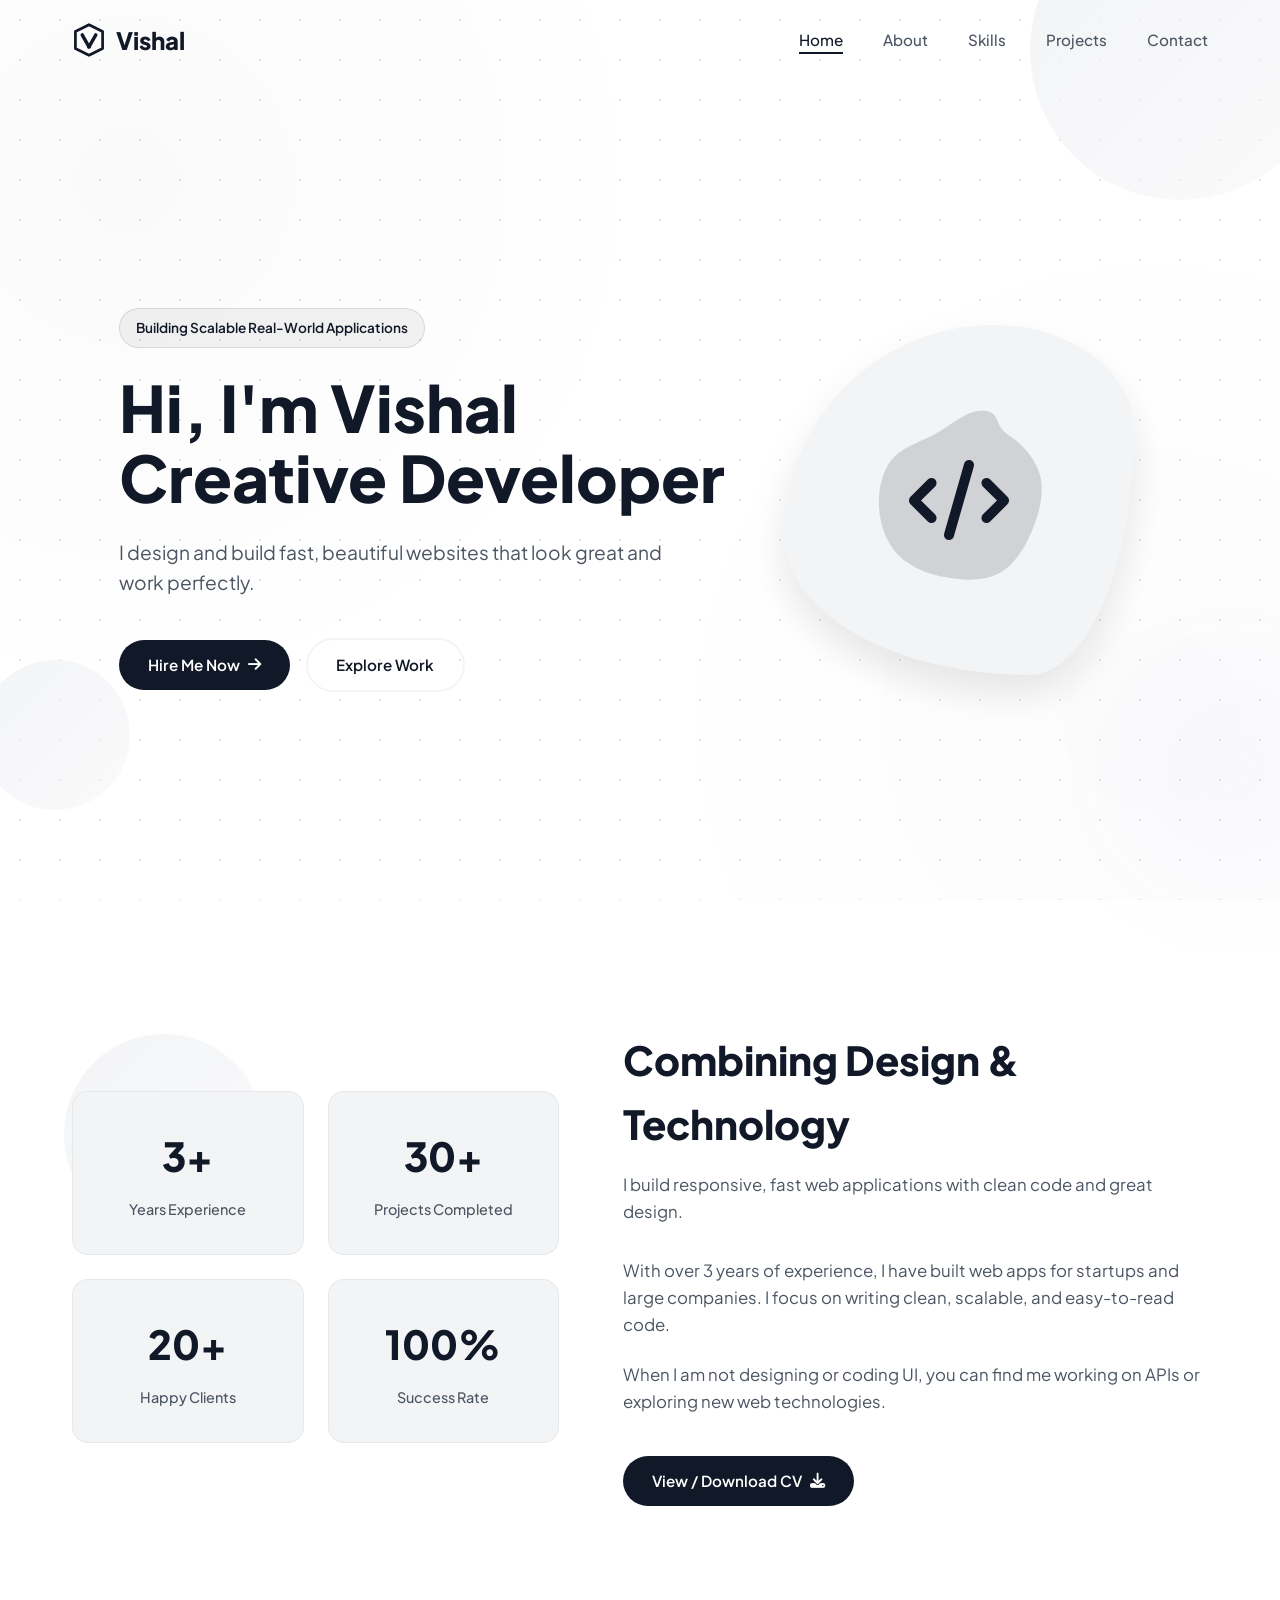
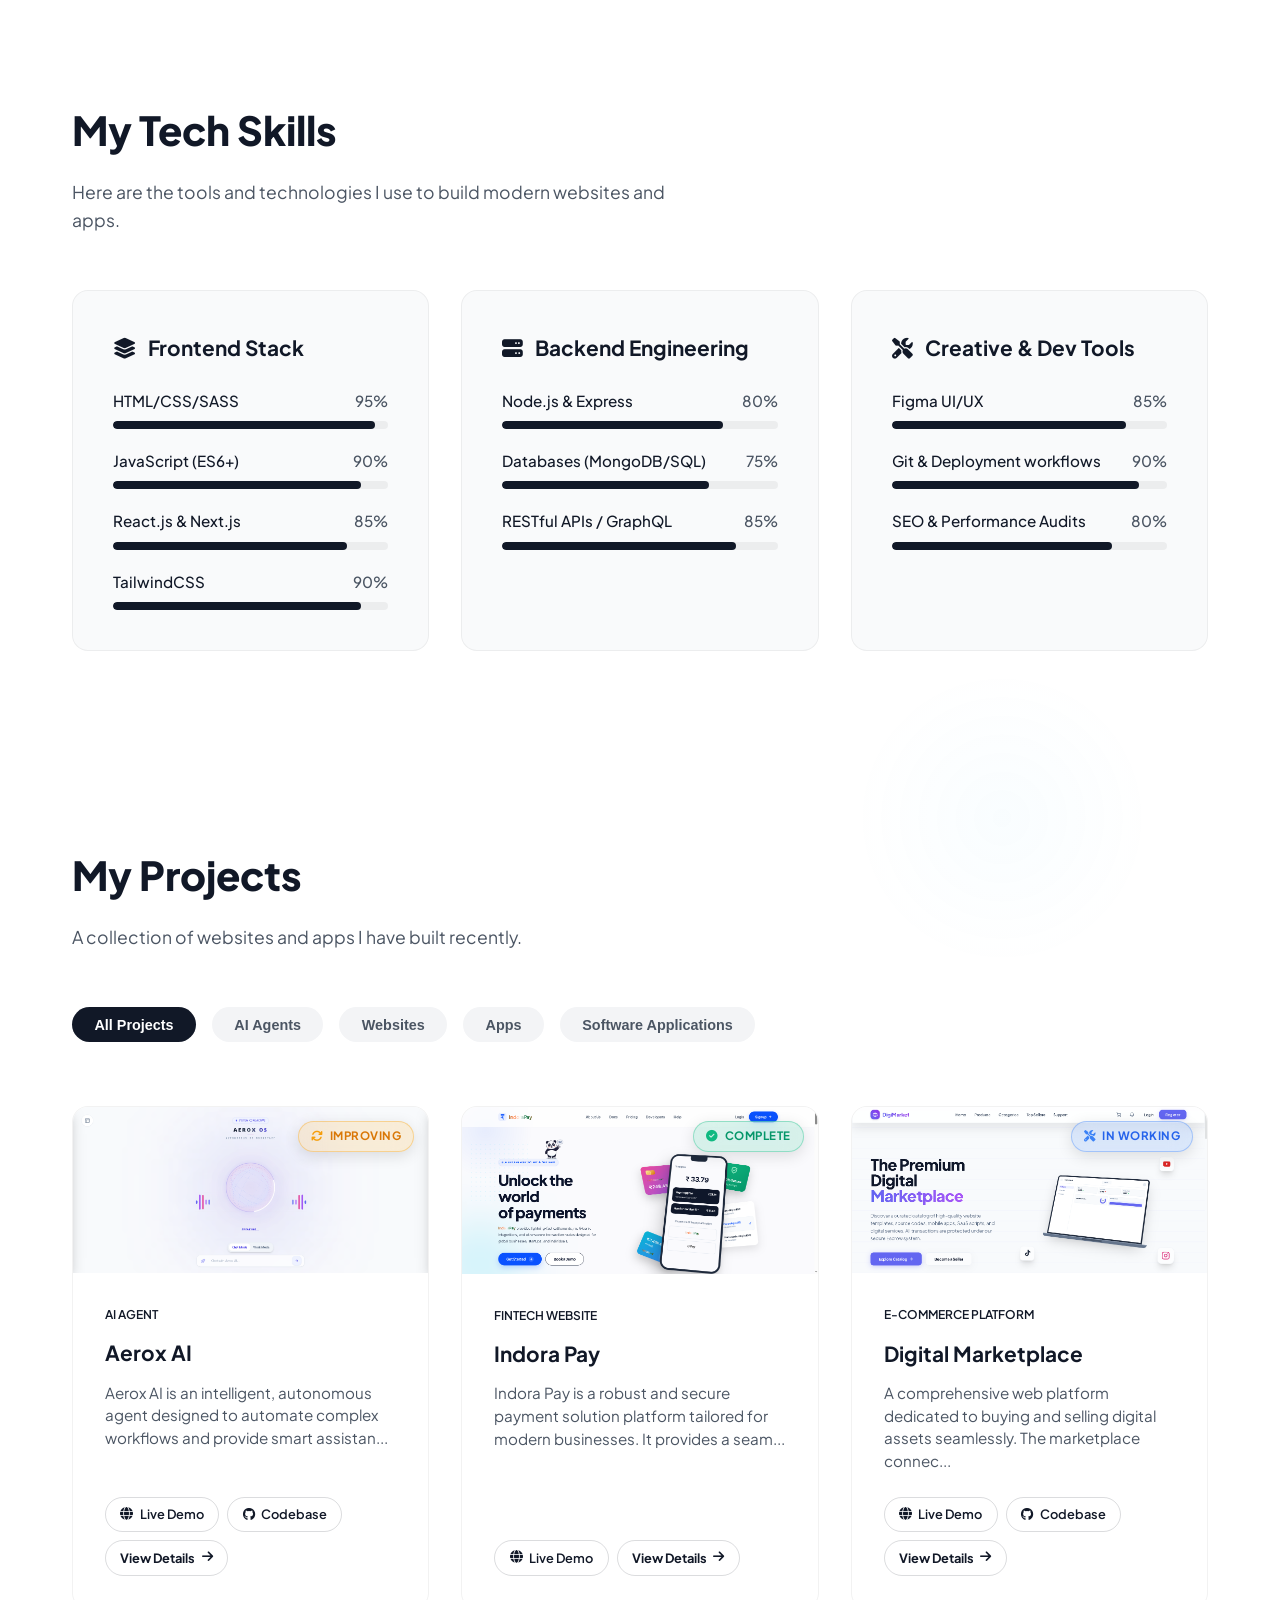
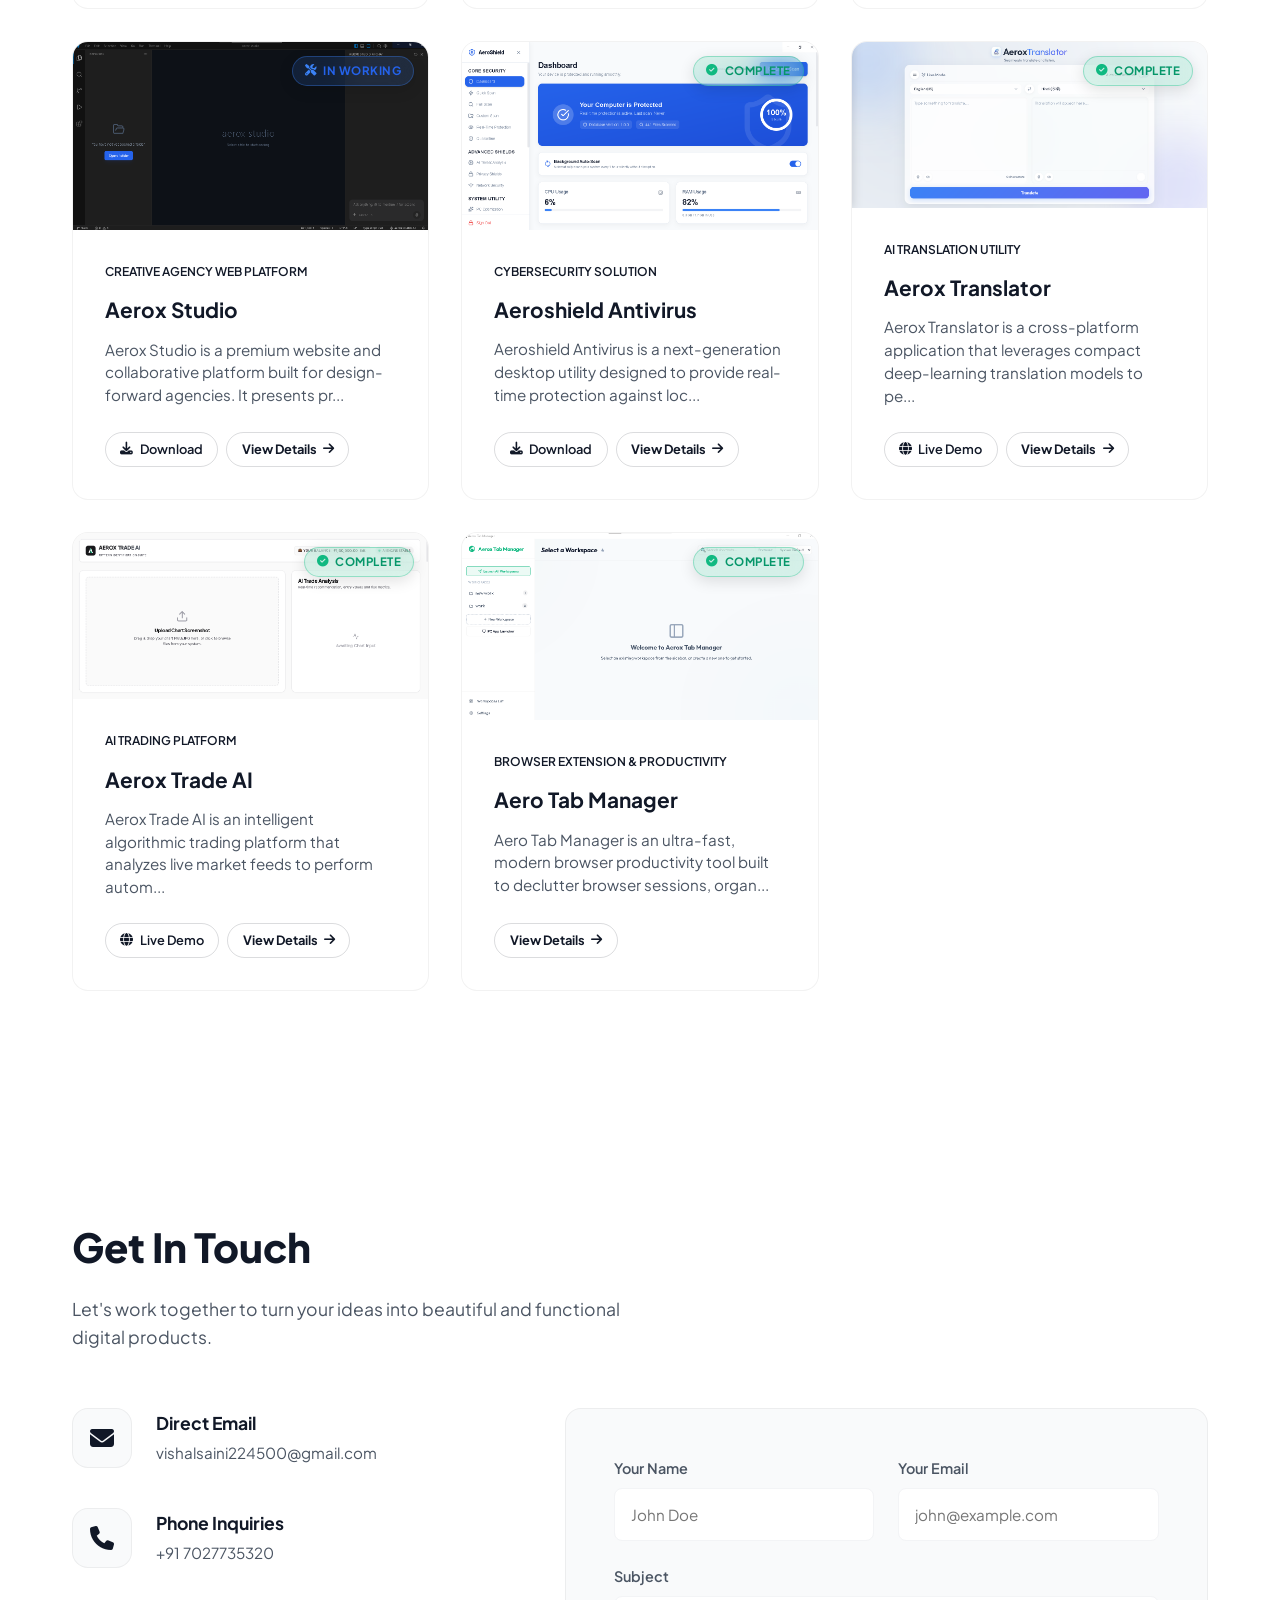
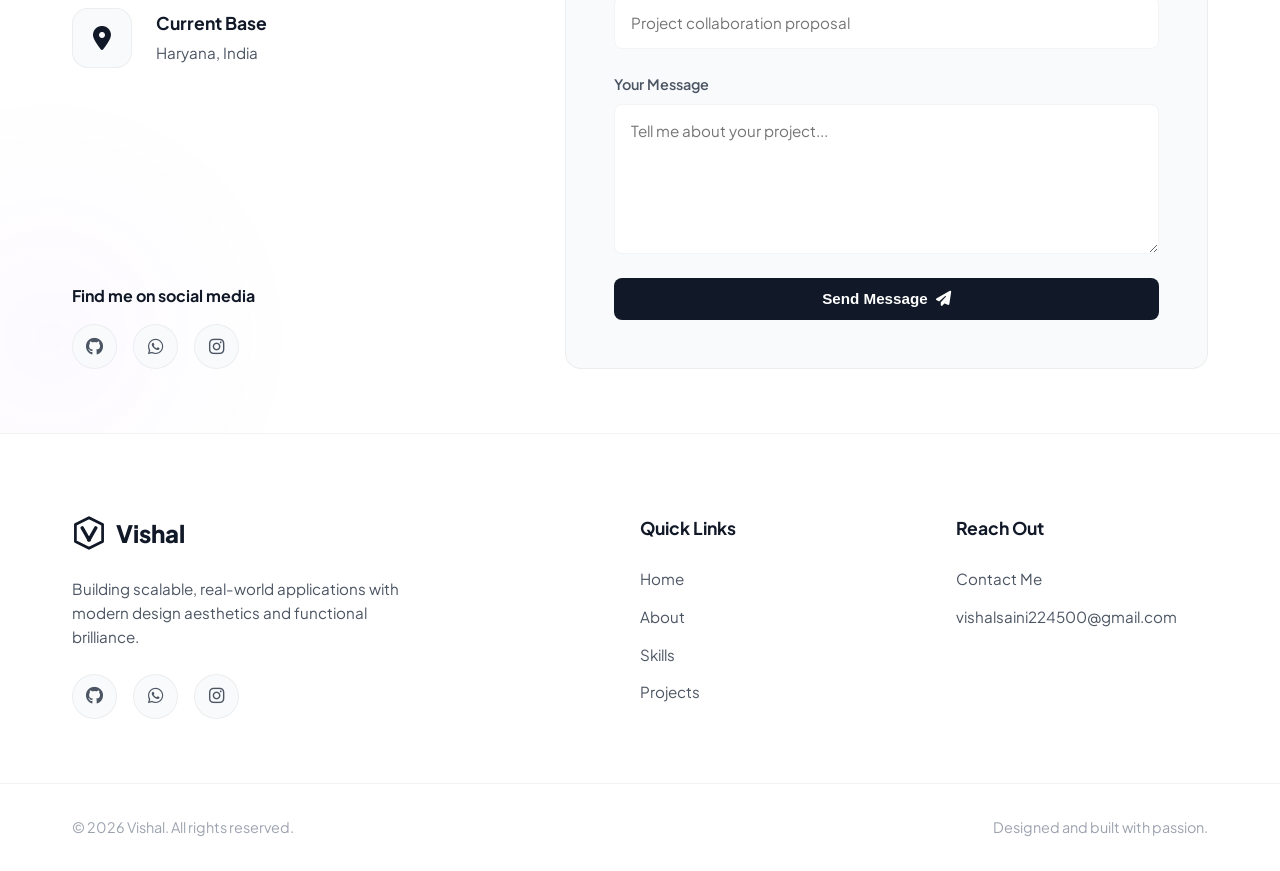
<file: index.html>
<!DOCTYPE html>
<html lang="en">

<head>
    <meta charset="UTF-8">
    <meta name="viewport" content="width=device-width, initial-scale=1.0">
    <title>Vishal | Creative Developer & Designer</title>
    <!-- Google Fonts -->
    <link rel="preconnect" href="https://fonts.googleapis.com">
    <link rel="preconnect" href="https://fonts.gstatic.com" crossorigin>
    <link href="https://fonts.googleapis.com/css2?family=Plus+Jakarta+Sans:wght@300;400;500;600;700;800&display=swap"
        rel="stylesheet">
    <!-- Font Awesome Icons -->
    <link rel="stylesheet" href="https://cdnjs.cloudflare.com/ajax/libs/font-awesome/6.4.0/css/all.min.css">

    <link rel="stylesheet" href="style.css?v=2">
</head>

<body>
    <div class="global-grid"></div>
    <div class="dec-circle dec-4"></div>
    <div class="dec-circle dec-5"></div>
    <div class="dec-circle dec-6"></div>

    <!-- Header Navigation -->
    <header id="header">
        <div class="container nav-container">
            <a href="#home" class="logo" style="display: flex; align-items: center; gap: 0.6rem;">
                <svg width="34" height="34" viewBox="0 0 100 100" fill="none" xmlns="http://www.w3.org/2000/svg">
                    <polygon points="50,5 90,25 90,75 50,95 10,75 10,25" fill="none" opacity="0.15" />
                    <polygon points="50,5 90,25 90,75 50,95 10,75 10,25" stroke="var(--text-primary)" stroke-width="8"
                        stroke-linejoin="round" />
                    <path d="M30 35L50 70L70 35" stroke="var(--text-primary)" stroke-width="10" stroke-linecap="round"
                        stroke-linejoin="round" />
                    <circle cx="50" cy="70" r="6" fill="var(--text-primary)" />
                    <defs>
                        <linearGradient id="logo-grad-nav" x1="10" y1="5" x2="90" y2="95"
                            gradientUnits="userSpaceOnUse">
                            <stop stop-color="#6366f1" />
                            <stop offset="1" stop-color="#a855f7" />
                        </linearGradient>
                    </defs>
                </svg>
                <span>Vishal</span>
            </a>
            <nav>
                <ul class="nav-links" id="nav-menu">
                    <li><a href="#home" class="nav-link active">Home</a></li>
                    <li><a href="#about" class="nav-link">About</a></li>
                    <li><a href="#skills" class="nav-link">Skills</a></li>
                    <li><a href="#projects" class="nav-link">Projects</a></li>
                    <li><a href="#contact" class="nav-link">Contact</a></li>
                </ul>
            </nav>
            <div class="menu-btn" id="mobile-toggle">
                <i class="fa-solid fa-bars"></i>
            </div>
        </div>
    </header>

    <!-- Hero Section -->
    <section id="home">
        <div class="bg-grid"></div>
        <div class="dec-circle dec-1"></div>
        <div class="dec-circle dec-2"></div>
        <div class="container hero-grid">
            <div class="hero-content">
                <span class="hero-tag">Building Scalable Real-World Applications</span>
                <h1>Hi, I'm Vishal<br><span>Creative Developer</span></h1>
                <p>I design and build fast, beautiful websites that look great and work perfectly.</p>
                <div class="hero-cta">
                    <a href="#contact" class="btn btn-primary">Hire Me Now <i class="fa-solid fa-arrow-right"></i></a>
                    <a href="#projects" class="btn btn-secondary">Explore Work</a>
                </div>
            </div>
            <div class="hero-image-container">
                <div class="hero-blob">
                    <!-- Dynamic Placeholder: Change URL path to direct image of profile if needed -->
                    <svg viewBox="0 0 200 200" xmlns="http://www.w3.org/2000/svg"
                        style="width: 100%; height: 100%; fill: var(--text-primary); opacity: 0.15; transform: scale(0.6)">
                        <path
                            d="M47,-62C61.4,-52.3,73.7,-38.2,77.5,-22C81.2,-5.8,76.5,12.5,69.5,29.3C62.5,46,53.2,61.2,39.5,69C25.8,76.8,7.7,77.1,-10.1,74.1C-27.9,71.1,-45.5,64.8,-57.4,52.8C-69.3,40.8,-75.6,23.1,-76.3,5.3C-77,-12.4,-72.1,-30.2,-61.7,-41C-51.3,-51.8,-35.3,-55.6,-20.3,-64.3C-5.3,-73,8.7,-86.6,24.3,-84.9C39.9,-83.2,32.6,-71.7,47,-62Z"
                            transform="translate(100 100)" />
                    </svg>
                    <!-- Inner SVG icon representative for UI/Developer -->
                    <i class="fa-solid fa-code"
                        style="position: absolute; top: 50%; left: 50%; transform: translate(-50%, -50%); font-size: 5rem; color: var(--text-primary);"></i>
                </div>
            </div>
        </div>
        </div>
    </section>

    <!-- About Section -->
    <section id="about" class="section-padding" style="position:relative; overflow:hidden;">
        <div class="dec-circle dec-3"></div>
        <div class="container">
            <div class="about-grid reveal">
                <div class="about-stats">
                    <div class="stat-card">
                        <span class="stat-number">3+</span>
                        <span class="stat-label">Years Experience</span>
                    </div>
                    <div class="stat-card">
                        <span class="stat-number">30+</span>
                        <span class="stat-label">Projects Completed</span>
                    </div>
                    <div class="stat-card">
                        <span class="stat-number">20+</span>
                        <span class="stat-label">Happy Clients</span>
                    </div>
                    <div class="stat-card">
                        <span class="stat-number">100%</span>
                        <span class="stat-label">Success Rate</span>
                    </div>
                </div>
                <div class="about-content">
                    <h2 class="section-title reveal">Combining <span>Design & Technology</span></h2>
                    <p class="section-subtitle" style="margin-bottom: 2rem;">I build responsive, fast web applications
                        with clean code and great design.</p>
                    <p>With over 3 years of experience, I have built web apps for startups and large companies. I focus
                        on writing clean, scalable, and easy-to-read code.</p>
                    <p style="margin-bottom: 2.5rem;">When I am not designing or coding UI, you can find me working on
                        APIs or exploring new web technologies.</p>
                    <a href="Vishal_CV.html" target="_blank" class="btn btn-primary">View / Download CV <i
                            class="fa-solid fa-download"></i></a>
                </div>
            </div>
        </div>
        </div>
    </section>

    <!-- Skills Section -->
    <section id="skills" class="section-padding">
        <div class="container">
            <h2 class="section-title reveal">My Tech <span>Skills</span></h2>
            <p class="section-subtitle reveal">Here are the tools and technologies I use to build modern websites and
                apps.</p>

            <div class="skills-grid reveal">
                <!-- Frontend -->
                <div class="skill-category">
                    <h3><i class="fa-solid fa-layer-group"></i> Frontend Stack</h3>
                    <ul class="skill-list">
                        <li class="skill-item">
                            <div class="skill-info"><span class="skill-name">HTML/CSS/SASS</span><span
                                    class="skill-percentage">95%</span></div>
                            <div class="skill-bar">
                                <div class="skill-progress" data-progress="95%"></div>
                            </div>
                        </li>
                        <li class="skill-item">
                            <div class="skill-info"><span class="skill-name">JavaScript (ES6+)</span><span
                                    class="skill-percentage">90%</span></div>
                            <div class="skill-bar">
                                <div class="skill-progress" data-progress="90%"></div>
                            </div>
                        </li>
                        <li class="skill-item">
                            <div class="skill-info"><span class="skill-name">React.js & Next.js</span><span
                                    class="skill-percentage">85%</span></div>
                            <div class="skill-bar">
                                <div class="skill-progress" data-progress="85%"></div>
                            </div>
                        </li>
                        <li class="skill-item">
                            <div class="skill-info"><span class="skill-name">TailwindCSS</span><span
                                    class="skill-percentage">90%</span></div>
                            <div class="skill-bar">
                                <div class="skill-progress" data-progress="90%"></div>
                            </div>
                        </li>
                    </ul>
                </div>

                <!-- Backend -->
                <div class="skill-category">
                    <h3><i class="fa-solid fa-server"></i> Backend Engineering</h3>
                    <ul class="skill-list">
                        <li class="skill-item">
                            <div class="skill-info"><span class="skill-name">Node.js & Express</span><span
                                    class="skill-percentage">80%</span></div>
                            <div class="skill-bar">
                                <div class="skill-progress" data-progress="80%"></div>
                            </div>
                        </li>
                        <li class="skill-item">
                            <div class="skill-info"><span class="skill-name">Databases (MongoDB/SQL)</span><span
                                    class="skill-percentage">75%</span></div>
                            <div class="skill-bar">
                                <div class="skill-progress" data-progress="75%"></div>
                            </div>
                        </li>
                        <li class="skill-item">
                            <div class="skill-info"><span class="skill-name">RESTful APIs / GraphQL</span><span
                                    class="skill-percentage">85%</span></div>
                            <div class="skill-bar">
                                <div class="skill-progress" data-progress="85%"></div>
                            </div>
                        </li>
                    </ul>
                </div>

                <!-- Tools & UI/UX -->
                <div class="skill-category">
                    <h3><i class="fa-solid fa-screwdriver-wrench"></i> Creative & Dev Tools</h3>
                    <ul class="skill-list">
                        <li class="skill-item">
                            <div class="skill-info"><span class="skill-name">Figma UI/UX</span><span
                                    class="skill-percentage">85%</span></div>
                            <div class="skill-bar">
                                <div class="skill-progress" data-progress="85%"></div>
                            </div>
                        </li>
                        <li class="skill-item">
                            <div class="skill-info"><span class="skill-name">Git & Deployment workflows</span><span
                                    class="skill-percentage">90%</span></div>
                            <div class="skill-bar">
                                <div class="skill-progress" data-progress="90%"></div>
                            </div>
                        </li>
                        <li class="skill-item">
                            <div class="skill-info"><span class="skill-name">SEO & Performance Audits</span><span
                                    class="skill-percentage">80%</span></div>
                            <div class="skill-bar">
                                <div class="skill-progress" data-progress="80%"></div>
                            </div>
                        </li>
                    </ul>
                </div>
            </div>
        </div>
        </div>
    </section>

    <!-- Projects Section -->
    <section id="projects" class="section-padding">
        <div class="container">
            <h2 class="section-title reveal">My <span>Projects</span></h2>
            <p class="section-subtitle reveal">A collection of websites and apps I have built recently.</p>

            <div class="project-filter reveal">
                <button class="filter-btn active" data-filter="all">All Projects</button>
                <button class="filter-btn" data-filter="ai">AI Agents</button>
                <button class="filter-btn" data-filter="web">Websites</button>
                <button class="filter-btn" data-filter="app">Apps</button>
                <button class="filter-btn" data-filter="software">Software Applications</button>
            </div>

            <div class="projects-slider-wrapper reveal">
                <div class="projects-grid" id="projects-slider">
                    <!-- Loaded Dynamically via script.js -->
                </div>
            </div>
        </div>
    </section>

    <!-- Contact Section -->
    <section id="contact" class="section-padding">
        <div class="container">
            <h2 class="section-title reveal">Get In <span>Touch</span></h2>
            <p class="section-subtitle reveal">Let's work together to turn your ideas into beautiful and functional
                digital products.</p>

            <div class="contact-grid reveal">
                <div class="contact-info">
                    <div class="contact-card">
                        <div class="contact-icon"><i class="fa-solid fa-envelope"></i></div>
                        <div class="contact-text">
                            <h4>Direct Email</h4>
                            <p>vishalsaini224500@gmail.com</p>
                        </div>
                    </div>
                    <div class="contact-card">
                        <div class="contact-icon"><i class="fa-solid fa-phone"></i></div>
                        <div class="contact-text">
                            <h4>Phone Inquiries</h4>
                            <p>+91 7027735320</p>
                        </div>
                    </div>
                    <div class="contact-card">
                        <div class="contact-icon"><i class="fa-solid fa-location-dot"></i></div>
                        <div class="contact-text">
                            <h4>Current Base</h4>
                            <p>Haryana, India</p>
                        </div>
                    </div>

                    <div style="margin-top: auto;">
                        <h4 style="margin-bottom: 1rem; font-weight: 700;">Find me on social media</h4>
                        <div class="social-links">
                            <a href="https://github.com/vishaldeveloper224" target="_blank" class="social-icon"><i
                                    class="fa-brands fa-github"></i></a>
                            <a href="https://wa.me/917027735320" target="_blank" class="social-icon"><i
                                    class="fa-brands fa-whatsapp"></i></a>
                            <a href="https://www.instagram.com/vishaldeveloper224?igsh=Y3g3ZHBqYWlkcnI4" target="_blank"
                                class="social-icon"><i class="fa-brands fa-instagram"></i></a>
                        </div>
                    </div>
                </div>

                <form class="contact-form" id="contact-form-element">
                    <div class="form-grid">
                        <div class="form-group">
                            <label for="name">Your Name</label>
                            <input type="text" id="name" name="name" placeholder="John Doe" required>
                        </div>
                        <div class="form-group">
                            <label for="email">Your Email</label>
                            <input type="email" id="email" name="email" placeholder="john@example.com" required>
                        </div>
                        <div class="form-group form-group-full">
                            <label for="subject">Subject</label>
                            <input type="text" id="subject" name="subject" placeholder="Project collaboration proposal"
                                required>
                        </div>
                        <div class="form-group form-group-full">
                            <label for="message">Your Message</label>
                            <textarea id="message" name="message" placeholder="Tell me about your project..."
                                required></textarea>
                        </div>
                    </div>
                    <button type="submit" class="btn btn-primary"
                        style="width: 100%; justify-content: center; border-radius: 8px;">Send Message <i
                            class="fa-solid fa-paper-plane"></i></button>
                </form>
            </div>
        </div>
        </div>
    </section>

    <!-- Footer -->
    <footer>
        <div class="container footer-grid">
            <div class="footer-brand">
                <a href="#home" class="logo" style="display: flex; align-items: center; gap: 0.6rem;">
                    <svg width="34" height="34" viewBox="0 0 100 100" fill="none" xmlns="http://www.w3.org/2000/svg">
                        <polygon points="50,5 90,25 90,75 50,95 10,75 10,25" fill="none" opacity="0.15" />
                        <polygon points="50,5 90,25 90,75 50,95 10,75 10,25" stroke="var(--text-primary)"
                            stroke-width="8" stroke-linejoin="round" />
                        <path d="M30 35L50 70L70 35" stroke="var(--text-primary)" stroke-width="10"
                            stroke-linecap="round" stroke-linejoin="round" />
                        <circle cx="50" cy="70" r="6" fill="var(--text-primary)" />
                    </svg>
                    <span>Vishal</span>
                </a>
                <p>Building scalable, real-world applications with modern design aesthetics and functional brilliance.
                </p>
                <div class="footer-socials">
                    <a href="https://github.com/vishaldeveloper224" target="_blank" class="social-icon"><i
                            class="fa-brands fa-github"></i></a>
                    <a href="https://wa.me/917027735320" target="_blank" class="social-icon"><i
                            class="fa-brands fa-whatsapp"></i></a>
                    <a href="https://www.instagram.com/vishaldeveloper224?igsh=Y3g3ZHBqYWlkcnI4" target="_blank"
                        class="social-icon"><i class="fa-brands fa-instagram"></i></a>
                </div>
            </div>

            <div class="footer-links">
                <h4>Quick Links</h4>
                <ul>
                    <li><a href="#home">Home</a></li>
                    <li><a href="#about">About</a></li>
                    <li><a href="#skills">Skills</a></li>
                    <li><a href="#projects">Projects</a></li>
                </ul>
            </div>

            <div class="footer-links">
                <h4>Reach Out</h4>
                <ul>
                    <li><a href="#contact">Contact Me</a></li>
                    <li><a href="mailto:vishalsaini224500@gmail.com">vishalsaini224500@gmail.com</a></li>
                </ul>
            </div>
        </div>

        <div class="footer-bottom">
            <div class="container">
                <p>&copy; <span id="year"></span> Vishal. All rights reserved.</p>
                <p>Designed and built with passion.</p>
            </div>
        </div>
    </footer>

    <!-- Scripting Operations -->
    <script src="projects-store.js"></script>
    <script src="script.js" defer></script>
</body>
</html>
</file>
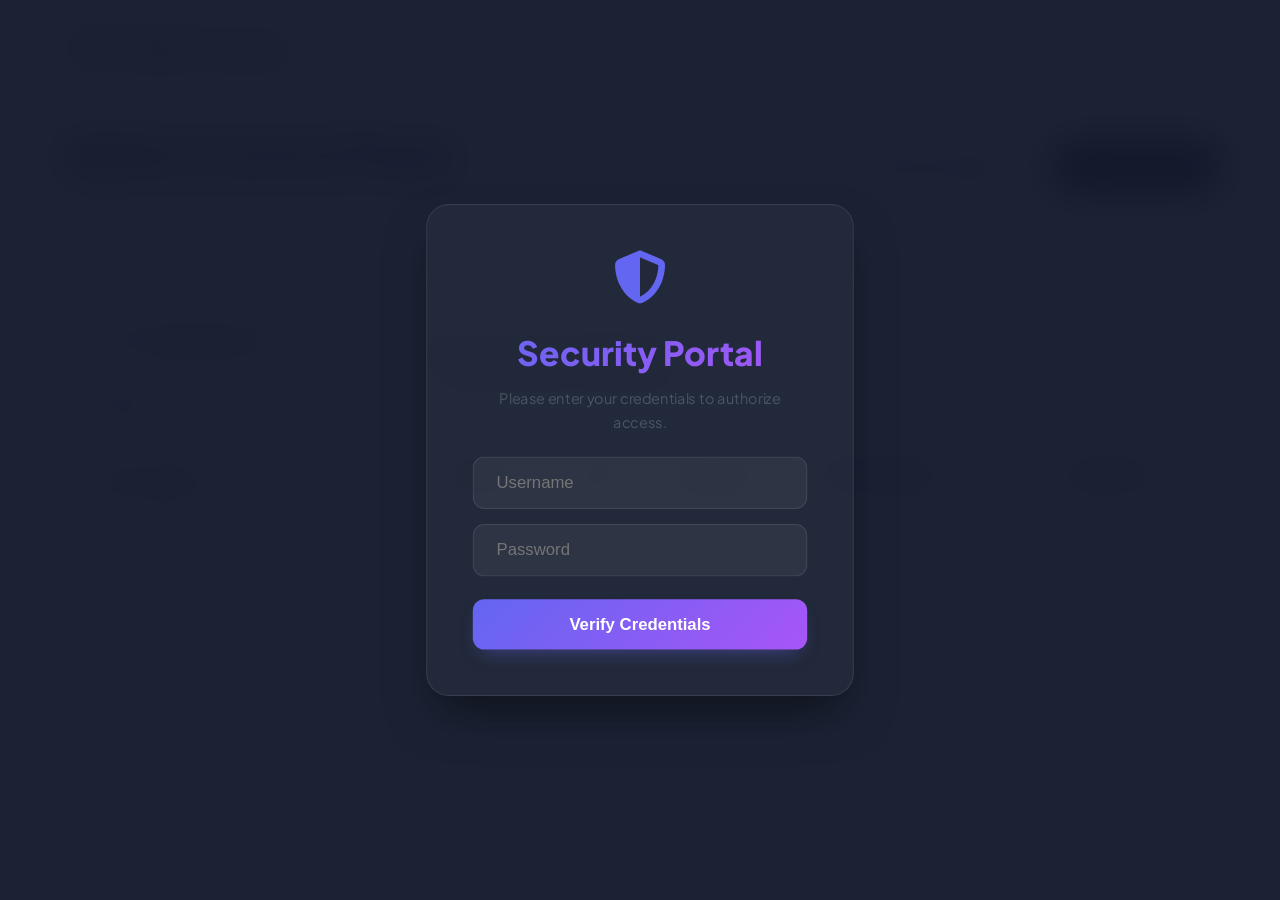
<file: admin.html>
<!DOCTYPE html>
<html lang="en">
<head>
    <meta charset="UTF-8">
    <meta name="viewport" content="width=device-width, initial-scale=1.0">
    <title>Admin Dashboard | Vishal Portfolio Control</title>
    <!-- Google Fonts -->
    <link rel="preconnect" href="https://fonts.googleapis.com">
    <link rel="preconnect" href="https://fonts.gstatic.com" crossorigin>
    <link href="https://fonts.googleapis.com/css2?family=Plus+Jakarta+Sans:wght@300;400;500;600;700;800&display=swap" rel="stylesheet">
    <!-- Font Awesome Icons -->
    <link rel="stylesheet" href="https://cdnjs.cloudflare.com/ajax/libs/font-awesome/6.4.0/css/all.min.css">
    
    <link rel="stylesheet" href="style.css?v=2">
    <style>
        body {
            position: relative;
            background-color: var(--bg-primary);
            min-height: 100vh;
            color: var(--text-primary);
        }

        .admin-container {
            max-width: 1200px;
            margin: 0 auto;
            padding: 120px 20px 60px;
        }

        /* Glassmorphism Auth Overlay */
        .auth-overlay {
            position: fixed;
            top: 0;
            left: 0;
            width: 100vw;
            height: 100vh;
            background: rgba(15, 23, 42, 0.95);
            backdrop-filter: blur(20px);
            z-index: 9999;
            display: flex;
            align-items: center;
            justify-content: center;
            transition: all 0.5s ease;
        }

        .auth-card {
            background: rgba(255, 255, 255, 0.03);
            border: 1px solid rgba(255, 255, 255, 0.1);
            padding: 3rem;
            border-radius: 24px;
            width: 100%;
            max-width: 450px;
            text-align: center;
            box-shadow: 0 25px 50px -12px rgba(0, 0, 0, 0.5);
            transform: scale(0.95);
            transition: all 0.3s ease;
        }

        .auth-card h2 {
            font-size: 2.2rem;
            font-weight: 800;
            margin-bottom: 0.5rem;
            background: linear-gradient(135deg, #6366f1 0%, #a855f7 100%);
            -webkit-background-clip: text;
            -webkit-text-fill-color: transparent;
        }

        .auth-card p {
            color: var(--text-secondary);
            margin-bottom: 2rem;
            font-size: 0.95rem;
        }

        .auth-input-group {
            margin-bottom: 1.5rem;
            position: relative;
        }

        .auth-input {
            width: 100%;
            padding: 1rem 1.5rem;
            background: rgba(255, 255, 255, 0.05);
            border: 1px solid rgba(255, 255, 255, 0.1);
            border-radius: 12px;
            color: white;
            font-size: 1.1rem;
            text-align: center;
            letter-spacing: 2px;
            transition: all 0.3s ease;
        }

        .auth-input:focus {
            outline: none;
            border-color: #6366f1;
            box-shadow: 0 0 15px rgba(99, 102, 241, 0.3);
            background: rgba(255, 255, 255, 0.08);
        }

        .auth-btn {
            width: 100%;
            padding: 1rem;
            border: none;
            border-radius: 12px;
            background: linear-gradient(135deg, #6366f1 0%, #a855f7 100%);
            color: white;
            font-size: 1.1rem;
            font-weight: 700;
            cursor: pointer;
            transition: all 0.3s ease;
            box-shadow: 0 10px 20px -10px rgba(99, 102, 241, 0.5);
        }

        .auth-btn:hover {
            transform: translateY(-2px);
            box-shadow: 0 15px 25px -10px rgba(99, 102, 241, 0.6);
        }

        /* Dashboard Header */
        .dashboard-header {
            display: flex;
            justify-content: space-between;
            align-items: center;
            margin-bottom: 3rem;
            border-bottom: 1px solid rgba(0, 0, 0, 0.05);
            padding-bottom: 1.5rem;
        }

        .dashboard-header h1 {
            font-size: 2.5rem;
            font-weight: 800;
        }

        .header-actions {
            display: flex;
            gap: 1rem;
        }

        /* Admin Grid Layout */
        .admin-grid {
            display: grid;
            grid-template-columns: 280px 1fr;
            gap: 2.5rem;
            align-items: start;
        }

        /* Sidebar Navigation */
        .admin-sidebar {
            background: white;
            border-radius: 20px;
            border: 1px solid rgba(0, 0, 0, 0.05);
            padding: 1.5rem;
            box-shadow: 0 10px 30px rgba(0,0,0,0.03);
        }

        .sidebar-menu {
            list-style: none;
            padding: 0;
            margin: 0;
        }

        .menu-item {
            margin-bottom: 0.5rem;
        }

        .menu-link {
            display: flex;
            align-items: center;
            gap: 1rem;
            padding: 1rem 1.25rem;
            border-radius: 12px;
            color: var(--text-secondary);
            font-weight: 600;
            text-decoration: none;
            transition: all 0.3s ease;
            cursor: pointer;
        }

        .menu-link:hover, .menu-link.active {
            background-color: var(--bg-secondary);
            color: var(--accent);
        }

        .menu-link i {
            font-size: 1.2rem;
            width: 20px;
            text-align: center;
        }

        /* Content Sections */
        .admin-content {
            background: white;
            border-radius: 24px;
            border: 1px solid rgba(0, 0, 0, 0.05);
            padding: 3rem;
            box-shadow: 0 10px 40px rgba(0,0,0,0.04);
            min-height: 500px;
        }

        .section-pane {
            display: none;
        }

        .section-pane.active {
            display: block;
        }

        /* Projects List View */
        .project-list-table {
            width: 100%;
            border-collapse: collapse;
            margin-top: 1.5rem;
        }

        .project-list-table th, .project-list-table td {
            padding: 1.2rem;
            text-align: left;
            border-bottom: 1px solid rgba(0, 0, 0, 0.05);
        }

        .project-list-table th {
            font-weight: 700;
            color: var(--text-primary);
            background-color: var(--bg-secondary);
        }

        .project-row img {
            width: 50px;
            height: 35px;
            object-fit: cover;
            border-radius: 6px;
            background: var(--bg-tertiary);
        }

        .action-icon-btn {
            background: none;
            border: none;
            cursor: pointer;
            padding: 6px;
            font-size: 1.1rem;
            border-radius: 6px;
            transition: all 0.2s ease;
        }

        .action-icon-btn.edit {
            color: #4f46e5;
        }

        .action-icon-btn.edit:hover {
            background-color: rgba(79, 70, 229, 0.1);
        }

        .action-icon-btn.delete {
            color: #dc2626;
        }

        .action-icon-btn.delete:hover {
            background-color: rgba(220, 38, 38, 0.1);
        }

        /* Forms Styling */
        .form-group {
            margin-bottom: 1.8rem;
        }

        .form-group label {
            display: block;
            font-weight: 700;
            margin-bottom: 0.6rem;
            color: var(--text-primary);
        }

        .form-control {
            width: 100%;
            padding: 0.9rem 1.2rem;
            border: 1px solid rgba(0, 0, 0, 0.15);
            border-radius: 10px;
            font-family: inherit;
            font-size: 0.95rem;
            background-color: white;
            transition: all 0.3s ease;
        }

        .form-control:focus {
            outline: none;
            border-color: var(--accent);
            box-shadow: 0 0 0 4px rgba(99, 102, 241, 0.15);
        }

        textarea.form-control {
            resize: vertical;
            min-height: 120px;
        }

        .form-row {
            display: grid;
            grid-template-columns: 1fr 1fr;
            gap: 1.5rem;
        }

        .btn-submit {
            background: linear-gradient(135deg, #6366f1 0%, #a855f7 100%);
            color: white;
            border: none;
            padding: 1rem 2rem;
            font-weight: 700;
            border-radius: 10px;
            cursor: pointer;
            transition: all 0.3s ease;
            box-shadow: 0 8px 16px -6px rgba(99, 102, 241, 0.4);
        }

        .btn-submit:hover {
            transform: translateY(-2px);
            box-shadow: 0 12px 20px -6px rgba(99, 102, 241, 0.5);
        }

        /* JSON Export/Import UI */
        .json-box {
            font-family: monospace;
            background-color: #1e293b;
            color: #e2e8f0;
            padding: 1.5rem;
            border-radius: 12px;
            width: 100%;
            height: 300px;
            margin-bottom: 1.5rem;
        }

        .notify-toast {
            position: fixed;
            bottom: 30px;
            right: 30px;
            background: #10b981;
            color: white;
            padding: 1rem 2rem;
            border-radius: 10px;
            font-weight: 700;
            box-shadow: 0 10px 25px rgba(16, 185, 129, 0.3);
            transform: translateY(100px);
            opacity: 0;
            transition: all 0.3s cubic-bezier(0.175, 0.885, 0.32, 1.275);
            z-index: 99999;
        }

        .notify-toast.show {
            transform: translateY(0);
            opacity: 1;
        }

        .notify-toast.error {
            background: #ef4444;
            box-shadow: 0 10px 25px rgba(239, 68, 68, 0.3);
        }
    </style>
</head>
<body>
    <div class="global-grid"></div>

    <!-- Passcode Check Modal (Username, Password, Telegram OTP) -->
    <div class="auth-overlay" id="auth-modal">
        <div class="auth-card">
            <i class="fa-solid fa-shield-halved" style="font-size: 3.5rem; color: #6366f1; margin-bottom: 1.5rem; display: block;"></i>
            <h2 id="auth-title">Security Portal</h2>
            <p id="auth-desc" style="margin-bottom: 1.5rem;">Please enter your credentials to authorize access.</p>
            
            <!-- Step 1: Username & Password -->
            <form id="auth-step1-form" onsubmit="handleAuthStep1(event)">
                <div class="auth-input-group" style="margin-bottom: 1rem;">
                    <input type="text" id="username-input" class="auth-input" placeholder="Username" style="text-align: left; letter-spacing: normal;" required>
                </div>
                <div class="auth-input-group" style="margin-bottom: 1.5rem;">
                    <input type="password" id="password-input" class="auth-input" placeholder="Password" style="text-align: left; letter-spacing: normal;" required>
                </div>
                <button type="submit" class="auth-btn">Verify Credentials</button>
            </form>

            <!-- Step 2: Telegram OTP -->
            <form id="auth-step2-form" onsubmit="handleAuthStep2(event)" style="display: none;">
                <div id="otp-alert-box" style="display: none; padding: 0.8rem; background: rgba(99, 102, 241, 0.1); border: 1px solid rgba(99, 102, 241, 0.2); border-radius: 8px; font-size: 0.85rem; color: var(--accent); margin-bottom: 1rem;">
                    Telegram bot not configured. Default OTP is: <strong id="fallback-otp-val">123456</strong>
                </div>
                <div class="auth-input-group" style="margin-bottom: 1.5rem;">
                    <input type="text" id="otp-input" class="auth-input" placeholder="••••••" maxlength="6" style="letter-spacing: 4px;" required>
                    <small style="display: block; margin-top: 0.5rem; color: var(--text-secondary);">An OTP has been dispatched to your Telegram.</small>
                </div>
                <button type="submit" class="auth-btn">Submit OTP Code</button>
                <div style="margin-top: 1rem;">
                    <a href="#" style="font-size: 0.85rem; color: var(--accent); text-decoration: none;" onclick="resendOTP(event)">Resend Code</a>
                </div>
            </form>
        </div>
    </div>

    <!-- Navigation Header -->
    <header id="header" class="scrolled">
        <div class="container nav-container">
            <a href="index.html" class="logo" style="display: flex; align-items: center; gap: 0.6rem;">
                <svg width="34" height="34" viewBox="0 0 100 100" fill="none" xmlns="http://www.w3.org/2000/svg">
                    <polygon points="50,5 90,25 90,75 50,95 10,75 10,25" fill="none" opacity="0.15"/>
                    <polygon points="50,5 90,25 90,75 50,95 10,75 10,25" stroke="var(--text-primary)" stroke-width="8" stroke-linejoin="round"/>
                    <path d="M30 35L50 70L70 35" stroke="var(--text-primary)" stroke-width="10" stroke-linecap="round" stroke-linejoin="round"/>
                </svg>
                <span>Vishal Console</span>
            </a>
            <nav>
                <ul class="nav-links">
                    <li><a href="index.html"><i class="fa-solid fa-house"></i> View Live Site</a></li>
                    <li><a href="#" onclick="logoutAdmin()"><i class="fa-solid fa-power-off"></i> Logout</a></li>
                </ul>
            </nav>
        </div>
    </header>

    <!-- Main Workspace -->
    <main class="admin-container">
        <div class="dashboard-header">
            <div>
                <h1>Admin Control Panel</h1>
                <p style="color: var(--text-secondary); margin-top: 0.2rem;">Modify and manage all showcase projects dynamically without changing system code.</p>
            </div>
            <div class="header-actions">
                <button class="btn btn-secondary" onclick="resetToDefaults()"><i class="fa-solid fa-rotate-left"></i> Restore Originals</button>
                <button class="btn btn-primary" onclick="switchPane('add-edit-pane'); resetForm();"><i class="fa-solid fa-plus"></i> New Project</button>
            </div>
        </div>

        <div class="admin-grid">
            <!-- Sidebar -->
            <aside class="admin-sidebar">
                <ul class="sidebar-menu">
                    <li class="menu-item">
                        <a onclick="switchPane('list-pane')" class="menu-link active" id="btn-list-pane">
                            <i class="fa-solid fa-list-check"></i> Manage Projects
                        </a>
                    </li>
                    <li class="menu-item">
                        <a onclick="switchPane('add-edit-pane'); resetForm();" class="menu-link" id="btn-add-edit-pane">
                            <i class="fa-solid fa-folder-plus"></i> Add New Project
                        </a>
                    </li>
                    <li class="menu-item">
                        <a onclick="switchPane('backup-pane'); loadExportData();" class="menu-link" id="btn-backup-pane">
                            <i class="fa-solid fa-database"></i> Backup & Sync (JSON)
                        </a>
                    </li>
                    <li class="menu-item">
                        <a onclick="switchPane('security-pane'); loadSecuritySettings();" class="menu-link" id="btn-security-pane">
                            <i class="fa-solid fa-user-shield"></i> Security Settings
                        </a>
                    </li>
                </ul>
            </aside>

            <!-- Workspace Pane -->
            <section class="admin-content">
                <!-- PANE 1: Project List Manager -->
                <div class="section-pane active" id="list-pane">
                    <h3 style="font-size: 1.6rem; font-weight: 700; margin-bottom: 0.5rem;">Showcase Projects</h3>
                    <p style="color: var(--text-secondary); margin-bottom: 2rem;">A list of all projects currently displayed in your portfolio grid.</p>
                    
                    <table class="project-list-table">
                        <thead>
                            <tr>
                                <th>Preview</th>
                                <th>Title</th>
                                <th>Category</th>
                                <th>Filter Category</th>
                                <th style="text-align: right;">Operations</th>
                            </tr>
                        </thead>
                        <tbody id="projects-list-tbody">
                            <!-- Dynamic Content -->
                        </tbody>
                    </table>
                </div>

                <!-- PANE 2: Add/Edit Project Form -->
                <div class="section-pane" id="add-edit-pane">
                    <h3 style="font-size: 1.6rem; font-weight: 700; margin-bottom: 0.5rem;" id="form-heading">Create Portfolio Entry</h3>
                    <p style="color: var(--text-secondary); margin-bottom: 2rem;">Fill out fields below. Images are loaded locally from your assets folder.</p>
                    
                    <form id="project-form" onsubmit="saveProject(event)">
                        <input type="hidden" id="project-id-input">
                        
                        <div class="form-row">
                            <div class="form-group">
                                <label for="proj-title">Project Title *</label>
                                <input type="text" id="proj-title" class="form-control" placeholder="e.g. Aerox AI" required>
                            </div>
                            <div class="form-group">
                                <label for="proj-category">Category *</label>
                                <input type="text" id="proj-category" class="form-control" placeholder="e.g. AI Agent, FinTech App" required>
                            </div>
                        </div>

                        <div class="form-row">
                            <div class="form-group">
                                <label for="proj-filter">Grid Filter Key *</label>
                                <select id="proj-filter" class="form-control" required>
                                    <option value="ai">AI Agent (ai)</option>
                                    <option value="web">Website (web)</option>
                                    <option value="app">App (app)</option>
                                    <option value="software">Software Application (software)</option>
                                </select>
                            </div>
                            <div class="form-group" style="grid-column: span 2;">
                                <label style="display:flex; justify-content:space-between; align-items:center;">
                                    <span>Project Image Assets & External URLs *</span>
                                    <span style="font-size:0.8rem; font-weight:normal; color:var(--text-secondary);">First image is always the Cover image (shown in the main grid)</span>
                                </label>
                                <div style="display:flex; gap:0.5rem; margin-bottom:1rem;">
                                    <input type="text" id="proj-image-input" class="form-control" placeholder="e.g. assets/aerox imaje 1.png OR https://example.com/image.jpg" style="flex:1; margin-bottom:0;">
                                    <button type="button" class="btn btn-primary" onclick="addImagePath()" style="padding:0 1.5rem;"><i class="fa-solid fa-plus"></i> Add Link</button>
                                    <input type="file" id="image-upload-input" accept="image/*" style="display:none;" onchange="handleImageUpload(event)">
                                    <button type="button" class="btn btn-secondary" onclick="document.getElementById('image-upload-input').click()" style="padding:0 1rem; display:flex; align-items:center; gap:0.4rem; white-space:nowrap;"><i class="fa-solid fa-upload"></i> Upload Image</button>
                                </div>
                                <div id="image-list-container" style="display:grid; grid-template-columns: repeat(auto-fill, minmax(130px, 1fr)); gap:1rem; padding:1.2rem; background:var(--bg-secondary); border-radius:12px; border:1px solid rgba(0,0,0,0.05); min-height:100px;">
                                    <!-- Dynamic thumbnails -->
                                </div>
                            </div>
                        </div>

                        <div class="form-group">
                            <label for="proj-description">Overview (HTML or Text Description) *</label>
                            <textarea id="proj-description" class="form-control" placeholder="Provide a detailed description using <p> tags for paragraphs." required></textarea>
                        </div>

                        <div class="form-group">
                            <label for="proj-features">Key Features (One feature per line) *</label>
                            <textarea id="proj-features" class="form-control" placeholder="Autonomous task execution&#10;Real-time dashboard reporting&#10;Stripe payments" required></textarea>
                        </div>

                        <div class="form-group">
                            <label for="proj-tech">Tech Stack Tags (Comma separated) *</label>
                            <input type="text" id="proj-tech" class="form-control" placeholder="e.g. React, Node.js, TensorFlow" required>
                        </div>

                        <div class="form-row">
                            <div class="form-group">
                                <label for="proj-livelink">Live Demo URL</label>
                                <input type="url" id="proj-livelink" class="form-control" placeholder="https://example.com">
                            </div>
                            <div class="form-group">
                                <label for="proj-github">GitHub Repository URL</label>
                                <input type="url" id="proj-github" class="form-control" placeholder="https://github.com/...">
                            </div>
                        </div>

                        <div class="form-group">
                            <label for="proj-download">Download (.exe / asset) URL</label>
                            <input type="url" id="proj-download" class="form-control" placeholder="https://drive.google.com/...">
                        </div>

                        <div style="display:flex; justify-content: flex-end; gap: 1rem; margin-top: 2rem;">
                            <button type="button" class="btn btn-secondary" onclick="switchPane('list-pane')">Cancel</button>
                            <button type="submit" class="btn-submit">Save Project Settings</button>
                        </div>
                    </form>
                </div>

                <!-- PANE 3: Backup & Restore Manager -->
                <div class="section-pane" id="backup-pane">
                    <h3 style="font-size: 1.6rem; font-weight: 700; margin-bottom: 0.5rem;">Sync & Backup System Configuration</h3>
                    <p style="color: var(--text-secondary); margin-bottom: 2rem;">Since this operates locally, export the JSON to back up your changes. If you are uploading this code to a server, copy-paste this JSON back into `projects-store.js` as the default value to make changes permanent!</p>
                    
                    <div class="form-group">
                        <label for="json-exporter">Current Projects Configuration (JSON)</label>
                        <textarea id="json-exporter" class="json-box" readonly onclick="this.select()"></textarea>
                        <button class="btn btn-secondary" onclick="copyConfig()"><i class="fa-solid fa-copy"></i> Copy Configuration</button>
                    </div>

                    <hr style="border: 0; border-top: 1px solid rgba(0, 0, 0, 0.05); margin: 3rem 0;">

                    <div class="form-group">
                        <label for="json-importer">Import / Restore Configuration (JSON)</label>
                        <textarea id="json-importer" class="json-box" style="background-color: #0f172a;" placeholder="Paste JSON configuration string here..."></textarea>
                        <button class="btn btn-primary" onclick="importConfig()"><i class="fa-solid fa-upload"></i> Apply Configuration</button>
                    </div>
                </div>

                <!-- PANE 4: Security Settings Manager -->
                <div class="section-pane" id="security-pane">
                    <h3 style="font-size: 1.6rem; font-weight: 700; margin-bottom: 0.5rem;">Security & MFA Settings</h3>
                    <p style="color: var(--text-secondary); margin-bottom: 2rem;">Manage administrative login credentials and Telegram API tokens to configure secure 2-Factor Authentication (OTP).</p>
                    
                    <form id="security-form" onsubmit="saveSecuritySettings(event)">
                        <div class="form-row">
                            <div class="form-group">
                                <label for="sec-username">Admin Username *</label>
                                <input type="text" id="sec-username" class="form-control" placeholder="admin" required>
                            </div>
                            <div class="form-group">
                                <label for="sec-password">Admin Password *</label>
                                <input type="password" id="sec-password" class="form-control" placeholder="••••••••" required>
                            </div>
                        </div>

                        <div class="form-row">
                            <div class="form-group">
                                <label for="sec-bot-token">Telegram Bot Token</label>
                                <input type="text" id="sec-bot-token" class="form-control" placeholder="e.g. 123456789:ABCdefGhIJKlmNoPQRsT">
                            </div>
                            <div class="form-group">
                                <label for="sec-chat-id">Telegram Chat ID</label>
                                <input type="text" id="sec-chat-id" class="form-control" placeholder="e.g. 987654321">
                            </div>
                        </div>
                        <div style="background: rgba(99, 102, 241, 0.05); padding: 1.5rem; border-radius: 12px; border: 1px solid rgba(99, 102, 241, 0.15); margin-bottom: 2rem; font-size: 0.9rem; line-height: 1.5; color: var(--text-secondary);">
                            <h4 style="margin-bottom: 0.5rem; font-weight: 700; color: var(--accent);"><i class="fa-solid fa-circle-info"></i> Telegram MFA Guide</h4>
                            <ol style="margin-left: 1.2rem; display: flex; flex-direction: column; gap: 0.4rem;">
                                <li>Create a bot on Telegram using <a href="https://t.me/BotFather" target="_blank" style="color: var(--accent); font-weight: 700;">@BotFather</a> and paste the API token above.</li>
                                <li>Find your Telegram Chat ID using <a href="https://t.me/userinfobot" target="_blank" style="color: var(--accent); font-weight: 700;">@userinfobot</a> or <a href="https://t.me/GetMyChatID_Bot" target="_blank" style="color: var(--accent); font-weight: 700;">@GetMyChatID_Bot</a> and paste it above.</li>
                                <li>Send a test message or start your bot on Telegram first so it has permission to message you!</li>
                            </ol>
                        </div>
                        <button type="submit" class="btn-submit">Save Security Settings</button>
                    </form>
                </div>
            </section>
        </div>
    </main>

    <!-- Custom Confirmation Modal -->
    <div class="auth-overlay" id="confirm-modal" style="display: none; background: rgba(15, 23, 42, 0.85); align-items: center; justify-content: center; opacity: 0;">
        <div class="auth-card" style="max-width: 420px; border-color: rgba(239, 68, 68, 0.2);">
            <i class="fa-solid fa-triangle-exclamation" style="font-size: 3.5rem; color: #ef4444; margin-bottom: 1.5rem; display: block;"></i>
            <h2 style="font-size: 1.8rem; font-weight: 800; margin-bottom: 0.8rem; background: linear-gradient(135deg, #ef4444 0%, #f97316 100%); -webkit-background-clip: text; -webkit-text-fill-color: transparent;">Confirm Deletion</h2>
            <p id="confirm-modal-text" style="color: var(--text-secondary); line-height: 1.5; margin-bottom: 2rem;">Are you sure you want to delete this project? This action cannot be undone.</p>
            <div style="display: flex; gap: 1rem;">
                <button type="button" class="btn btn-secondary" style="flex: 1; border: 1px solid rgba(0,0,0,0.1); justify-content: center; padding: 0.8rem;" onclick="closeConfirmModal()">Cancel</button>
                <button type="button" class="btn" style="flex: 1; background: #dc2626; color: white; justify-content: center; padding: 0.8rem; font-weight: 700; border: none; border-radius: 8px; cursor: pointer;" onclick="executeDelete()">Yes, Delete</button>
            </div>
        </div>
    </div>

    <!-- Notification system -->
    <div id="toast" class="notify-toast">Operation Successful!</div>

    <script src="projects-store.js"></script>
    <script>
        // Check for active login session
        document.addEventListener('DOMContentLoaded', () => {
            if (sessionStorage.getItem('admin_authorized') === 'true') {
                document.getElementById('auth-modal').style.display = 'none';
                loadProjectsList();
            }
        });

        // Multi-Step MFA Authorization Handlers
        let generatedOTP = null;
        let otpExpiryTime = 0;

        function handleAuthStep1(e) {
            e.preventDefault();
            const userVal = document.getElementById('username-input').value;
            const passVal = document.getElementById('password-input').value;
            
            const creds = window.ProjectsStore ? window.ProjectsStore.getCredentials() : { username: 'admin', password: 'adminpassword' };

            if (userVal === creds.username && passVal === creds.password) {
                generateAndSendOTP(creds);
            } else {
                showToast('Invalid Username or Password!', true);
            }
        }

        function generateAndSendOTP(creds) {
            generatedOTP = Math.floor(100000 + Math.random() * 900000).toString();
            otpExpiryTime = Date.now() + 5 * 60 * 1000; // 5 min expiry
            
            document.getElementById('auth-step1-form').style.display = 'none';
            document.getElementById('auth-step2-form').style.display = 'block';
            document.getElementById('auth-title').textContent = 'MFA Verification';
            document.getElementById('auth-desc').textContent = 'Enter the verification OTP sent to your Telegram bot.';

            if (creds.botToken && creds.chatId) {
                document.getElementById('otp-alert-box').style.display = 'none';
                const message = `⚠️ Security Alert: OTP code for Vishal Portfolio Admin login is: ${generatedOTP}. Expires in 5 minutes.`;
                const url = `https://api.telegram.org/bot${creds.botToken}/sendMessage?chat_id=${creds.chatId}&text=${encodeURIComponent(message)}`;
                
                fetch(url)
                    .then(res => {
                        if (res.ok) {
                            showToast('OTP sent to Telegram Bot!');
                        } else {
                            showToast('Telegram delivery failed. Check bot config.', true);
                            showFallbackOTP();
                        }
                    })
                    .catch(err => {
                        console.error('Error sending Telegram OTP:', err);
                        showToast('Network error on Telegram dispatch.', true);
                        showFallbackOTP();
                    });
            } else {
                showFallbackOTP();
            }
        }

        function showFallbackOTP() {
            document.getElementById('fallback-otp-val').textContent = generatedOTP;
            document.getElementById('otp-alert-box').style.display = 'block';
            showToast('Telegram bot not set up. Using fallback OTP.', false);
        }

        function handleAuthStep2(e) {
            e.preventDefault();
            const entered = document.getElementById('otp-input').value;
            
            if (Date.now() > otpExpiryTime) {
                showToast('OTP code has expired! Please request a new code.', true);
                return;
            }

            if (entered === generatedOTP) {
                sessionStorage.setItem('admin_authorized', 'true');
                document.getElementById('auth-modal').style.opacity = '0';
                setTimeout(() => {
                    document.getElementById('auth-modal').style.display = 'none';
                    loadProjectsList();
                }, 500);
                showToast('MFA Verification Successful!');
            } else {
                showToast('Incorrect OTP code! Try again.', true);
            }
        }

        function resendOTP(e) {
            if (e) e.preventDefault();
            const creds = window.ProjectsStore ? window.ProjectsStore.getCredentials() : { username: 'admin', password: 'adminpassword' };
            generateAndSendOTP(creds);
        }

        // Admin logout
        function logoutAdmin() {
            sessionStorage.removeItem('admin_authorized');
            window.location.reload();
        }

        // Tab pane switcher
        function switchPane(paneId) {
            document.querySelectorAll('.section-pane').forEach(p => p.classList.remove('active'));
            document.querySelectorAll('.menu-link').forEach(l => l.classList.remove('active'));
            
            document.getElementById(paneId).classList.add('active');
            document.getElementById('btn-' + paneId).classList.add('active');
        }

        // Display notifications
        function showToast(message, isError = false) {
            const toast = document.getElementById('toast');
            toast.textContent = message;
            if (isError) {
                toast.classList.add('error');
            } else {
                toast.classList.remove('error');
            }
            toast.classList.add('show');
            setTimeout(() => toast.classList.remove('show'), 3000);
        }

        // Render projects in dynamic manager table
        function loadProjectsList() {
            const tbody = document.getElementById('projects-list-tbody');
            if (!tbody) return;

            const projectsObj = window.ProjectsStore ? window.ProjectsStore.getAll() : {};
            const projects = Object.values(projectsObj);

            if (projects.length === 0) {
                tbody.innerHTML = `<tr><td colspan="5" style="text-align:center; padding: 2rem; color: var(--text-secondary);">No projects found. Create a new one!</td></tr>`;
                return;
            }

            tbody.innerHTML = projects.map(proj => {
                const img = (proj.imageUrls && proj.imageUrls[0]) || 'assets/aerox imaje 1.png';
                return `
                    <tr class="project-row">
                        <td><img src="${img}" alt="${proj.title}"></td>
                        <td style="font-weight: 600;">${proj.title}</td>
                        <td><span class="project-tag" style="font-size:0.8rem; margin:0;">${proj.category}</span></td>
                        <td><code>${proj.filter}</code></td>
                        <td style="text-align: right;">
                            <button class="action-icon-btn edit" onclick="editProject('${proj.id}')" title="Edit"><i class="fa-solid fa-pen-to-square"></i></button>
                            <button class="action-icon-btn delete" onclick="deleteProject('${proj.id}')" title="Delete"><i class="fa-solid fa-trash-can"></i></button>
                        </td>
                    </tr>
                `;
            }).join('');
        }

        // Multi-Image Manager State and Functions
        let currentProjectImages = [];

        function renderImageManager() {
            const container = document.getElementById('image-list-container');
            if (!container) return;

            if (currentProjectImages.length === 0) {
                container.innerHTML = `<div style="grid-column: 1/-1; text-align:center; padding:1.5rem; color:var(--text-secondary); font-size:0.9rem;"><i class="fa-solid fa-images" style="font-size:1.8rem; margin-bottom:0.5rem; display:block;"></i>No images added. Please add at least one.</div>`;
                return;
            }

            container.innerHTML = currentProjectImages.map((url, index) => {
                const isCover = index === 0;
                return `
                    <div style="position:relative; background:white; padding:6px; border-radius:8px; border:1px solid rgba(0,0,0,0.05); box-shadow:0 2px 4px rgba(0,0,0,0.02); display:flex; flex-direction:column; align-items:center; gap:6px;">
                        <img src="${url}" style="width:100%; height:75px; object-fit:cover; border-radius:6px; background:var(--bg-tertiary);" onerror="this.src='assets/aerox imaje 1.png';">
                        <div style="display:flex; gap:4px; width:100%;">
                            <button type="button" class="btn ${isCover ? 'btn-primary' : 'btn-secondary'}" style="font-size:0.75rem; padding:4px 6px; flex:1; justify-content:center;" onclick="setCoverImage(${index})">${isCover ? 'Cover' : 'Set Cover'}</button>
                            <button type="button" class="btn" style="background:#ef4444; color:white; font-size:0.75rem; padding:4px 8px; justify-content:center;" onclick="removeImageFromProject(${index})"><i class="fa-solid fa-trash-can"></i></button>
                        </div>
                    </div>
                `;
            }).join('');
        }

        function addImagePath() {
            const input = document.getElementById('proj-image-input');
            const val = input.value.trim();
            if (!val) return;

            currentProjectImages.push(val);
            input.value = '';
            renderImageManager();
        }

        function handleImageUpload(e) {
            const file = e.target.files[0];
            if (!file) return;

            if (file.size > 1.5 * 1024 * 1024) {
                showToast('Image size exceeds 1.5MB limit.', true);
                e.target.value = '';
                return;
            }

            const reader = new FileReader();
            reader.onload = function(event) {
                const base64Url = event.target.result;
                currentProjectImages.push(base64Url);
                renderImageManager();
                showToast('Image uploaded successfully!');
                e.target.value = '';
            };
            reader.onerror = function(err) {
                console.error('Error reading image file:', err);
                showToast('Failed to load image file.', true);
            };
            reader.readAsDataURL(file);
        }

        function removeImageFromProject(index) {
            currentProjectImages.splice(index, 1);
            renderImageManager();
        }

        function setCoverImage(index) {
            if (index === 0 || index >= currentProjectImages.length) return;
            const item = currentProjectImages.splice(index, 1)[0];
            currentProjectImages.unshift(item);
            renderImageManager();
        }

        // Populate form with existing project details for editing
        function editProject(id) {
            const proj = window.ProjectsStore.get(id);
            if (!proj) return;

            document.getElementById('project-id-input').value = proj.id;
            document.getElementById('proj-title').value = proj.title;
            document.getElementById('proj-category').value = proj.category;
            document.getElementById('proj-filter').value = proj.filter || 'web';
            
            // Load all project images
            currentProjectImages = proj.imageUrls ? [...proj.imageUrls] : [];
            renderImageManager();

            document.getElementById('proj-description').value = proj.description || '';
            document.getElementById('proj-features').value = (proj.features || []).join('\n');
            document.getElementById('proj-tech').value = (proj.techStack || []).join(', ');
            document.getElementById('proj-livelink').value = proj.liveLink || '';
            document.getElementById('proj-github').value = proj.githubLink || '';
            document.getElementById('proj-download').value = proj.downloadLink || '';

            document.getElementById('form-heading').textContent = `Modify Project: ${proj.title}`;
            switchPane('add-edit-pane');
        }

        // Reset form variables
        function resetForm() {
            document.getElementById('project-id-input').value = '';
            document.getElementById('project-form').reset();
            currentProjectImages = [];
            renderImageManager();
            document.getElementById('form-heading').textContent = 'Create Portfolio Entry';
        }

        // Submit handler for adding or editing a project record
        function saveProject(e) {
            e.preventDefault();
            if (currentProjectImages.length === 0) {
                showToast('Please add at least one project image!', true);
                return;
            }

            const id = document.getElementById('project-id-input').value;
            const title = document.getElementById('proj-title').value;
            const category = document.getElementById('proj-category').value;
            const filter = document.getElementById('proj-filter').value;
            const description = document.getElementById('proj-description').value;
            const features = document.getElementById('proj-features').value.split('\n').filter(line => line.trim() !== '');
            const techStack = document.getElementById('proj-tech').value.split(',').map(tag => tag.trim()).filter(tag => tag !== '');
            const liveLink = document.getElementById('proj-livelink').value;
            const githubLink = document.getElementById('proj-github').value;
            const downloadLink = document.getElementById('proj-download').value;

            const projectData = {
                id: id || undefined,
                title,
                category,
                filter,
                imageUrls: currentProjectImages,
                description,
                features,
                techStack,
                liveLink,
                githubLink,
                downloadLink
            };

            const savedId = window.ProjectsStore.save(projectData);
            showToast('Project configuration saved successfully!');
            loadProjectsList();
            switchPane('list-pane');
        }

        // Custom Delete Modal System
        let projectIdToDelete = null;

        function deleteProject(id) {
            const projects = window.ProjectsStore ? window.ProjectsStore.getAll() : {};
            const proj = projects[id];
            if (!proj) return;
            
            projectIdToDelete = id;
            document.getElementById('confirm-modal-text').innerHTML = `Are you sure you want to delete project <strong>"${proj.title}"</strong>? This action cannot be undone.`;
            document.getElementById('confirm-modal').style.display = 'flex';
            setTimeout(() => {
                document.getElementById('confirm-modal').style.opacity = '1';
            }, 10);
        }

        function closeConfirmModal() {
            document.getElementById('confirm-modal').style.opacity = '0';
            setTimeout(() => {
                document.getElementById('confirm-modal').style.display = 'none';
                projectIdToDelete = null;
            }, 300);
        }

        function executeDelete() {
            if (projectIdToDelete) {
                if (window.ProjectsStore.deleteById(projectIdToDelete)) {
                    showToast('Project deleted successfully.');
                    loadProjectsList();
                } else {
                    showToast('Project deletion failed.', true);
                }
                closeConfirmModal();
            }
        }

        // Restore default configs
        function resetToDefaults() {
            if (confirm('Warning: This will delete any custom projects and restore original ones. Proceed?')) {
                window.ProjectsStore.reset();
                showToast('Restored default portfolio settings.');
                loadProjectsList();
                loadExportData();
            }
        }

        // Backup Management: load JSON exporter configuration content
        function loadExportData() {
            const exp = document.getElementById('json-exporter');
            if (exp && window.ProjectsStore) {
                exp.value = JSON.stringify(window.ProjectsStore.getAll(), null, 4);
            }
        }

        // Copy JSON config
        function copyConfig() {
            const exp = document.getElementById('json-exporter');
            exp.select();
            document.execCommand('copy');
            showToast('JSON Configuration copied to clipboard!');
        }

        // Import configuration from paste box
        function importConfig() {
            const val = document.getElementById('json-importer').value;
            if (!val.trim()) {
                showToast('Please paste a valid JSON configuration first.', true);
                return;
            }

            if (window.ProjectsStore.importConfig(val)) {
                showToast('Configuration imported successfully!');
                document.getElementById('json-importer').value = '';
                loadProjectsList();
                switchPane('list-pane');
            } else {
                showToast('Import failed. Invalid JSON configuration string.', true);
            }
        }

        // Security tab loading and saving
        function loadSecuritySettings() {
            const creds = window.ProjectsStore.getCredentials();
            document.getElementById('sec-username').value = creds.username;
            document.getElementById('sec-password').value = creds.password;
            document.getElementById('sec-bot-token').value = creds.botToken;
            document.getElementById('sec-chat-id').value = creds.chatId;
        }

        function saveSecuritySettings(e) {
            e.preventDefault();
            const username = document.getElementById('sec-username').value;
            const password = document.getElementById('sec-password').value;
            const botToken = document.getElementById('sec-bot-token').value;
            const chatId = document.getElementById('sec-chat-id').value;

            window.ProjectsStore.saveCredentials({
                username,
                password,
                botToken,
                chatId
            });

            showToast('Security credentials and Telegram config saved!');
            switchPane('list-pane');
        }
    </script>
</body>
</html>
</file>
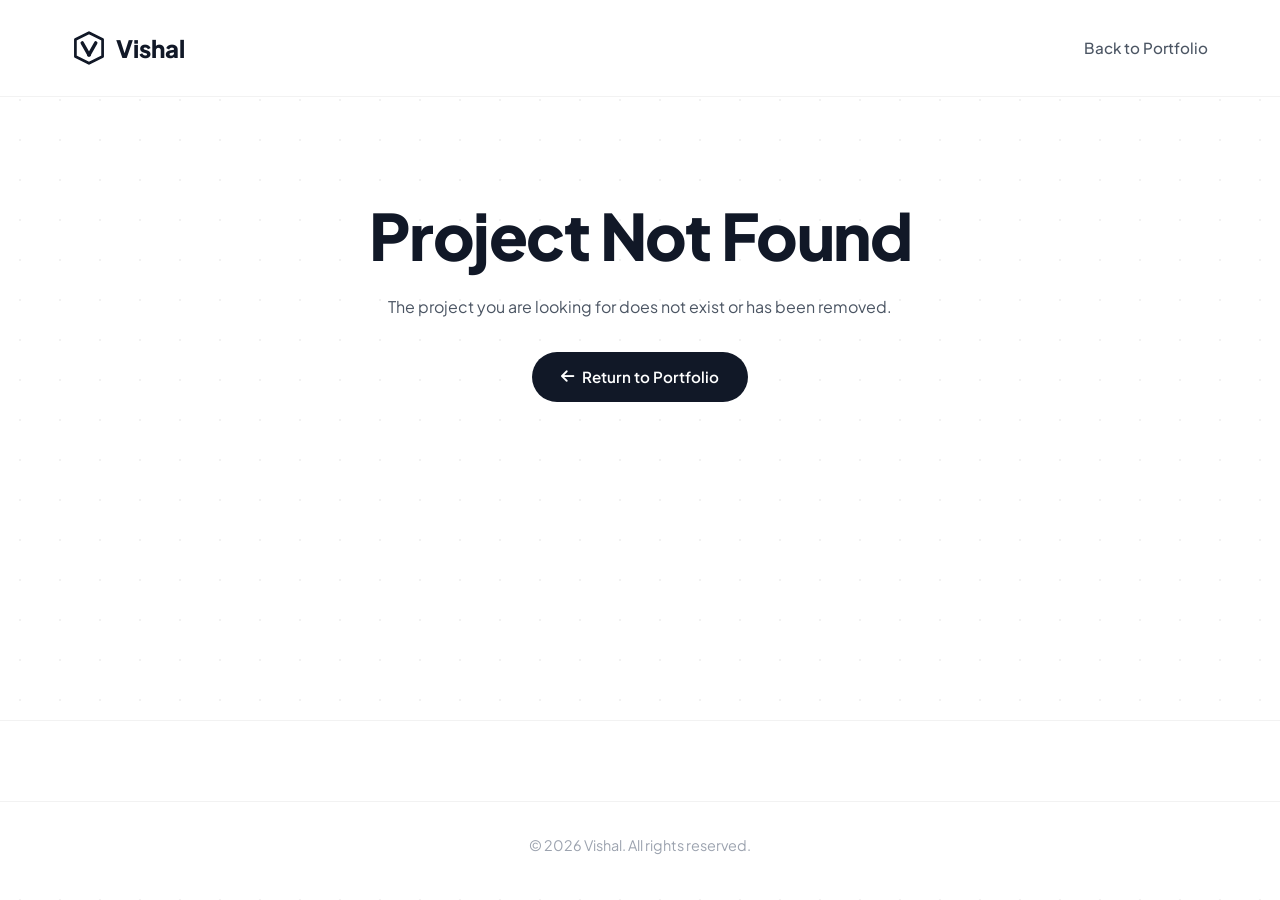
<file: project-details.html>
<!DOCTYPE html>
<html lang="en">
<head>
    <meta charset="UTF-8">
    <meta name="viewport" content="width=device-width, initial-scale=1.0">
    <title>Project Details | Vishal</title>
    <!-- Google Fonts -->
    <link rel="preconnect" href="https://fonts.googleapis.com">
    <link rel="preconnect" href="https://fonts.gstatic.com" crossorigin>
    <link href="https://fonts.googleapis.com/css2?family=Plus+Jakarta+Sans:wght@300;400;500;600;700;800&display=swap" rel="stylesheet">
    <!-- Font Awesome Icons -->
    <link rel="stylesheet" href="https://cdnjs.cloudflare.com/ajax/libs/font-awesome/6.4.0/css/all.min.css">
    
    
    <link rel="stylesheet" href="style.css?v=2">
    <style>
        body {
            position: relative;
            background-color: var(--bg-primary);
        }
        
        .global-grid {
            position: fixed;
            top: 0;
            left: 0;
            width: 100vw;
            height: 100vh;
            background-size: 40px 40px;
            background-image: radial-gradient(circle at center, rgba(0,0,0,0.05) 1px, transparent 1px);
            z-index: -2;
            pointer-events: none;
        }

        .details-wrapper {
            max-width: 1100px;
            margin: 0 auto;
            padding: 0 20px;
        }

        .back-nav {
            padding-top: 140px;
            margin-bottom: 1.5rem;
            display: flex;
            justify-content: space-between;
            align-items: center;
        }
        
        .details-header {
            padding: 0 0 50px;
            text-align: center;
            display: flex;
            flex-direction: column;
            align-items: center;
        }
        
        .back-btn {
            display: inline-flex;
            align-items: center;
            gap: 0.6rem;
            color: var(--text-secondary);
            text-decoration: none;
            font-weight: 600;
            font-size: 0.95rem;
            margin-bottom: 0;
            padding: 0.6rem 1.2rem;
            border-radius: 50px;
            background-color: var(--bg-secondary);
            border: 1px solid rgba(0,0,0,0.05);
            transition: all 0.3s ease;
        }
        
        .back-btn:hover {
            color: var(--text-primary);
            background-color: white;
            box-shadow: 0 4px 12px rgba(0,0,0,0.05);
            transform: translateY(-2px);
        }
        
        .details-title {
            font-size: 4rem;
            font-weight: 800;
            letter-spacing: -1.5px;
            line-height: 1.1;
            margin-bottom: 1.5rem;
            color: var(--text-primary);
        }
        
        .details-category {
            display: inline-block;
            background: linear-gradient(135deg, rgba(99, 102, 241, 0.1) 0%, rgba(168, 85, 247, 0.1) 100%);
            padding: 0.5rem 1.5rem;
            border-radius: 50px;
            color: var(--accent);
            font-weight: 700;
            font-size: 0.95rem;
            border: 1px solid rgba(99, 102, 241, 0.2);
            margin-bottom: 0;
        }
        
        .details-image {
            width: 100%;
            height: 500px;
            border-radius: 24px;
            background-color: var(--bg-tertiary);
            margin-bottom: 5rem;
            display: flex;
            align-items: center;
            justify-content: center;
            overflow: hidden;
            box-shadow: 0 25px 50px -12px rgba(0,0,0,0.15);
            border: 1px solid rgba(0,0,0,0.05);
            position: relative;
        }
        
        .details-content-grid {
            display: grid;
            grid-template-columns: 2fr 1fr;
            gap: 5rem;
            margin-bottom: 6rem;
            align-items: start;
        }
        
        .details-content h3 {
            font-size: 1.8rem;
            font-weight: 700;
            letter-spacing: -0.5px;
            margin-bottom: 1.5rem;
            color: var(--text-primary);
            display: flex;
            align-items: center;
            gap: 0.8rem;
        }
        
        .details-content h3::before {
            content: '';
            display: block;
            width: 12px;
            height: 12px;
            background-color: var(--accent);
            border-radius: 50%;
        }
        
        .details-content p {
            color: var(--text-secondary);
            line-height: 1.9;
            margin-bottom: 1.5rem;
            font-size: 1.1rem;
        }
        
        .feature-list {
            list-style: none;
            padding: 0;
            margin: 0;
            display: grid;
            gap: 1.2rem;
        }
        
        .feature-list li {
            display: flex;
            align-items: flex-start;
            gap: 1rem;
            color: var(--text-secondary);
            font-size: 1.05rem;
            line-height: 1.6;
            padding: 1rem;
            background-color: white;
            border-radius: 12px;
            border: 1px solid rgba(0,0,0,0.03);
            box-shadow: 0 4px 6px rgba(0,0,0,0.02);
        }
        
        .feature-list i {
            color: white;
            background: var(--accent);
            padding: 6px;
            border-radius: 50%;
            font-size: 0.8rem;
            margin-top: 2px;
            box-shadow: 0 4px 10px rgba(99,102,241,0.3);
        }
        
        .details-sidebar {
            background-color: white;
            padding: 2.5rem;
            border-radius: 20px;
            box-shadow: 0 10px 40px rgba(0,0,0,0.06);
            border: 1px solid rgba(0,0,0,0.05);
            position: sticky;
            top: 120px;
        }
        
        .sidebar-block {
            margin-bottom: 2.5rem;
        }
        
        .sidebar-block:last-child {
            margin-bottom: 0;
        }
        
        .sidebar-block h4 {
            font-size: 1.1rem;
            font-weight: 700;
            color: var(--text-primary);
            margin-bottom: 1.2rem;
            text-transform: uppercase;
            letter-spacing: 1px;
            font-size: 0.85rem;
        }
        
        .tech-tags {
            display: flex;
            flex-wrap: wrap;
            gap: 0.6rem;
        }
        
        .tech-tag {
            background-color: var(--bg-secondary);
            color: var(--text-primary);
            padding: 0.5rem 1rem;
            border-radius: 50px;
            font-size: 0.85rem;
            font-weight: 600;
            border: 1px solid rgba(0,0,0,0.03);
            transition: all 0.3s ease;
        }
        
        .tech-tag:hover {
            background-color: var(--accent);
            color: white;
            transform: translateY(-2px);
        }
        
        .sidebar-links {
            display: flex;
            flex-direction: column;
            gap: 1rem;
        }
        
        .sidebar-links .btn {
            width: 100%;
            justify-content: center;
            padding: 1rem;
            border-radius: 12px;
            font-weight: 700;
            font-size: 0.95rem;
        }
        
        .sidebar-links .btn-secondary {
            background-color: white;
            border: 2px solid rgba(0,0,0,0.1);
        }
        
        .sidebar-links .btn-secondary:hover {
            border-color: var(--text-primary);
            background-color: var(--text-primary);
            color: white;
        }
        
        @media (max-width: 992px) {
            .details-content-grid {
                grid-template-columns: 1fr;
                gap: 3rem;
            }
            .details-sidebar {
                position: relative;
                top: 0;
            }
            .details-title {
                font-size: 3rem;
            }
            .details-image {
                height: 350px;
            }
        }
        @media (max-width: 768px) {
            .details-title {
                font-size: 2.2rem;
            }
            .details-header {
                padding: 100px 0 40px;
            }
        }
    </style>

</head>
<body>
    <div class="global-grid"></div>

    <header id="header" class="scrolled">
        <div class="container nav-container">
            <a href="index.html" class="logo" style="display: flex; align-items: center; gap: 0.6rem;">
                <svg width="34" height="34" viewBox="0 0 100 100" fill="none" xmlns="http://www.w3.org/2000/svg">
                    <polygon points="50,5 90,25 90,75 50,95 10,75 10,25" fill="none" opacity="0.15"/>
                    <polygon points="50,5 90,25 90,75 50,95 10,75 10,25" stroke="var(--text-primary)" stroke-width="8" stroke-linejoin="round"/>
                    <path d="M30 35L50 70L70 35" stroke="var(--text-primary)" stroke-width="10" stroke-linecap="round" stroke-linejoin="round"/>
                    <circle cx="50" cy="70" r="6" fill="var(--text-primary)"/>
                </svg>
                <span>Vishal</span>
            </a>
            <nav>
                <ul class="nav-links">
                    <li><a href="index.html">Back to Portfolio</a></li>
                </ul>
            </nav>
        </div>
    </header>

    <main class="details-wrapper" style="min-height: 80vh;" id="details-container">
        <!-- Content will be injected here via details.js -->
        <div class="details-header">
            <p>Loading project details...</p>
        </div>
    </main>

    <!-- Footer -->
    <footer>
        <div class="footer-bottom">
            <div class="container" style="display: flex; justify-content: center;">
                <p>&copy; <span id="year"></span> Vishal. All rights reserved.</p>
            </div>
        </div>
    </footer>

    <script src="projects-store.js?v=3"></script>
    <script src="details.js?v=2"></script>
    <script>document.getElementById('year').textContent = new Date().getFullYear();</script>
</body>
</html>
</file>
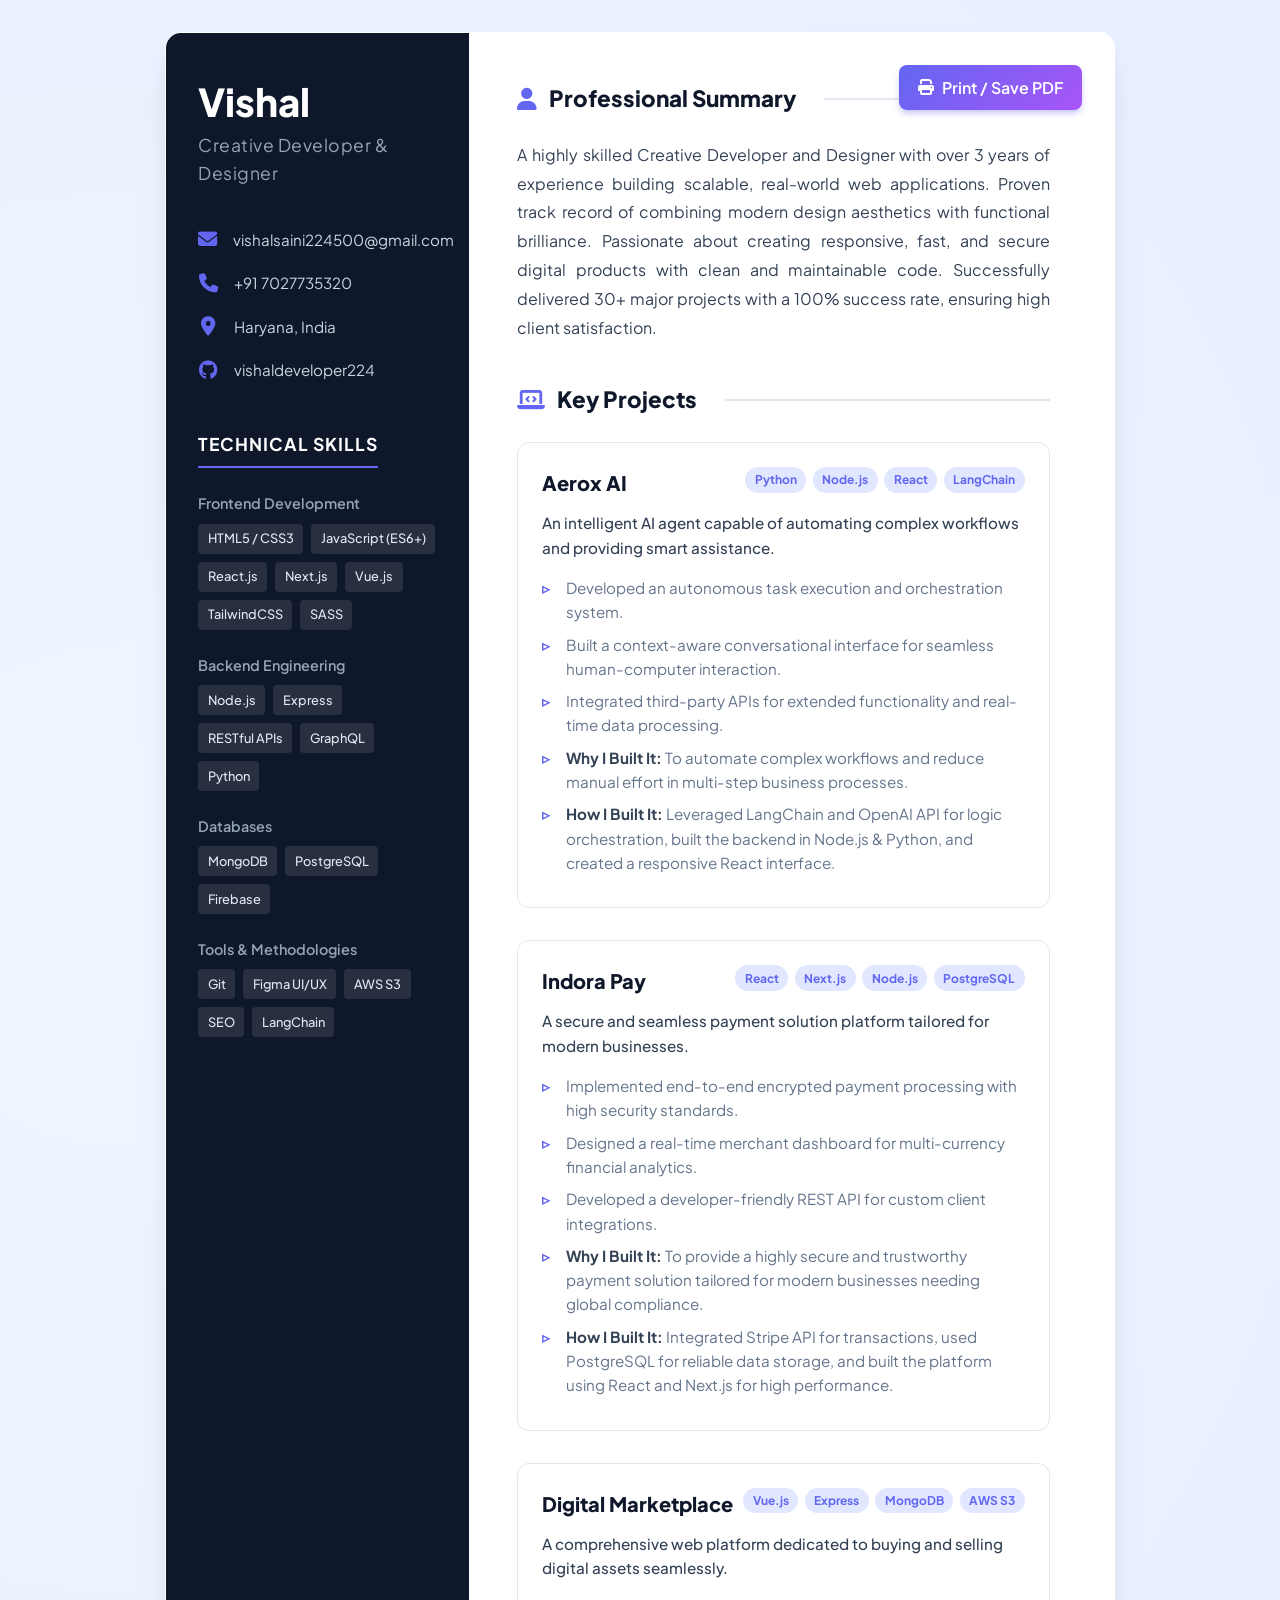
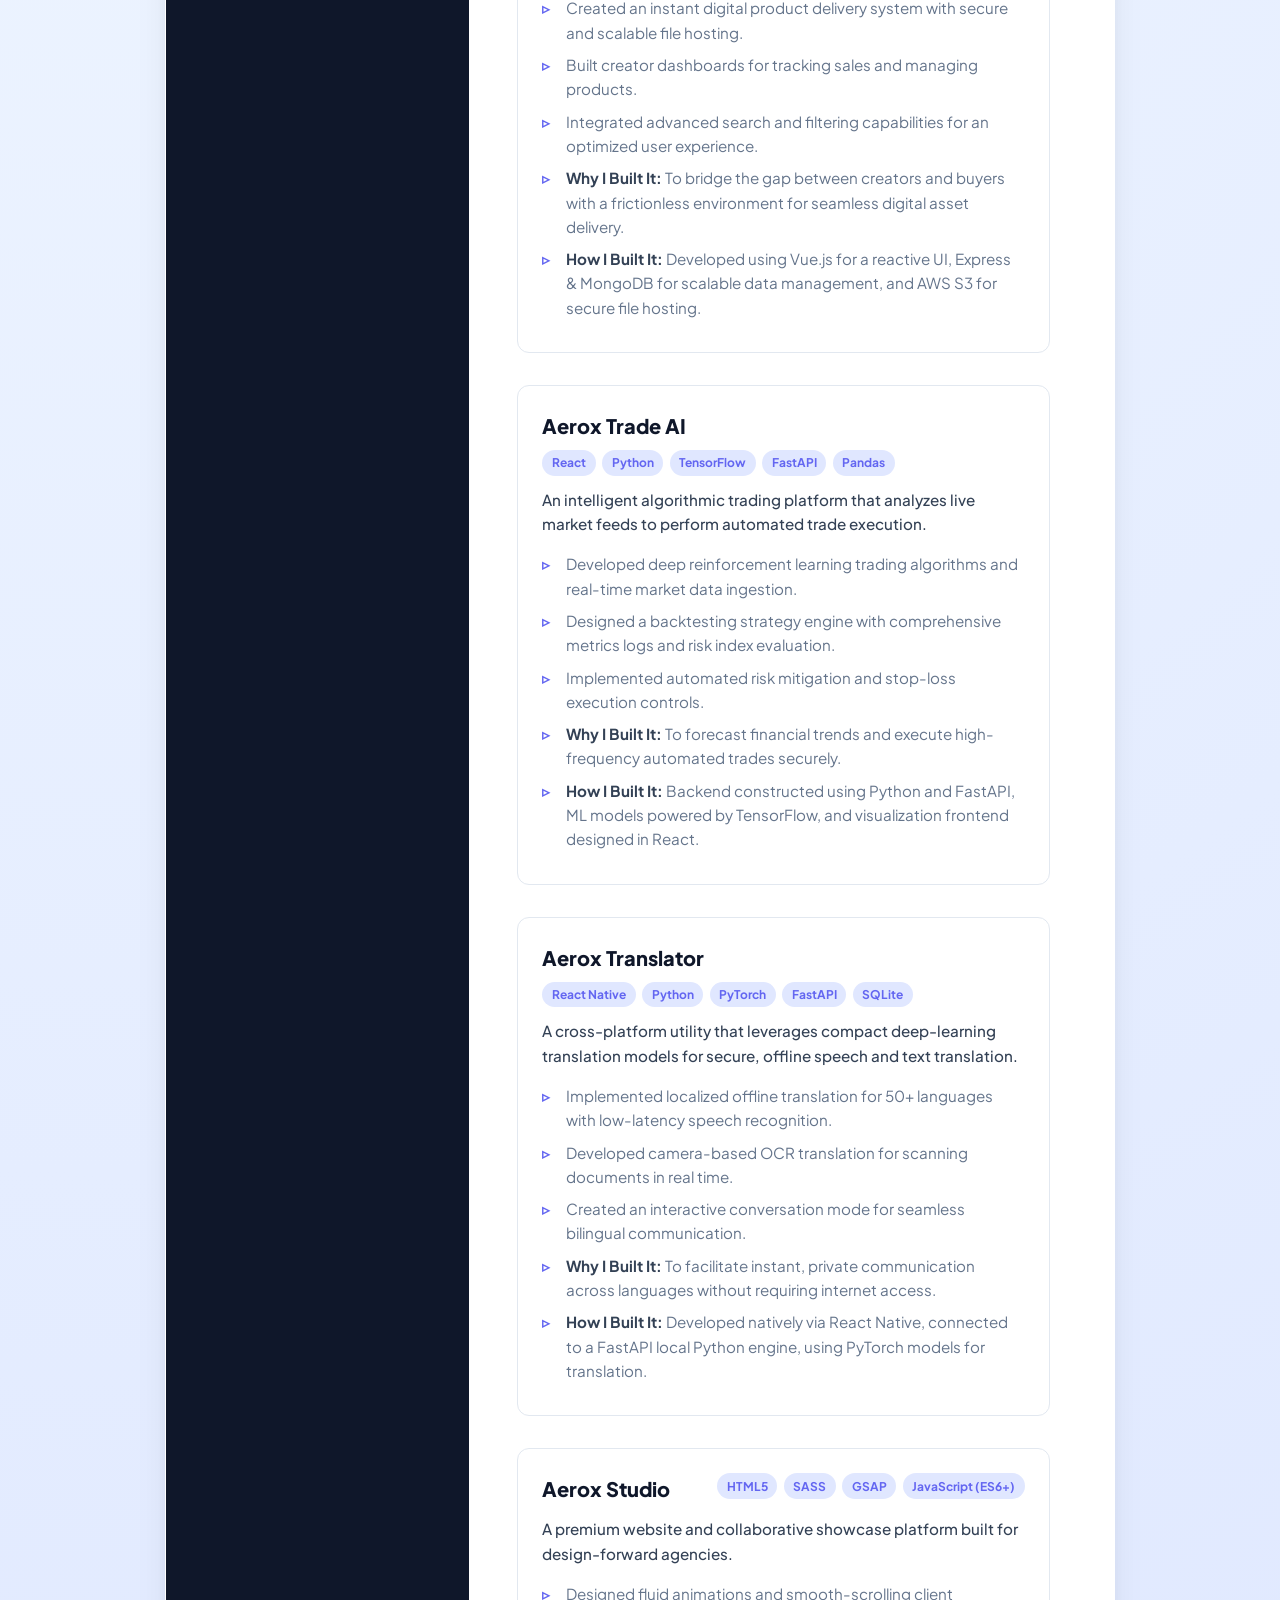
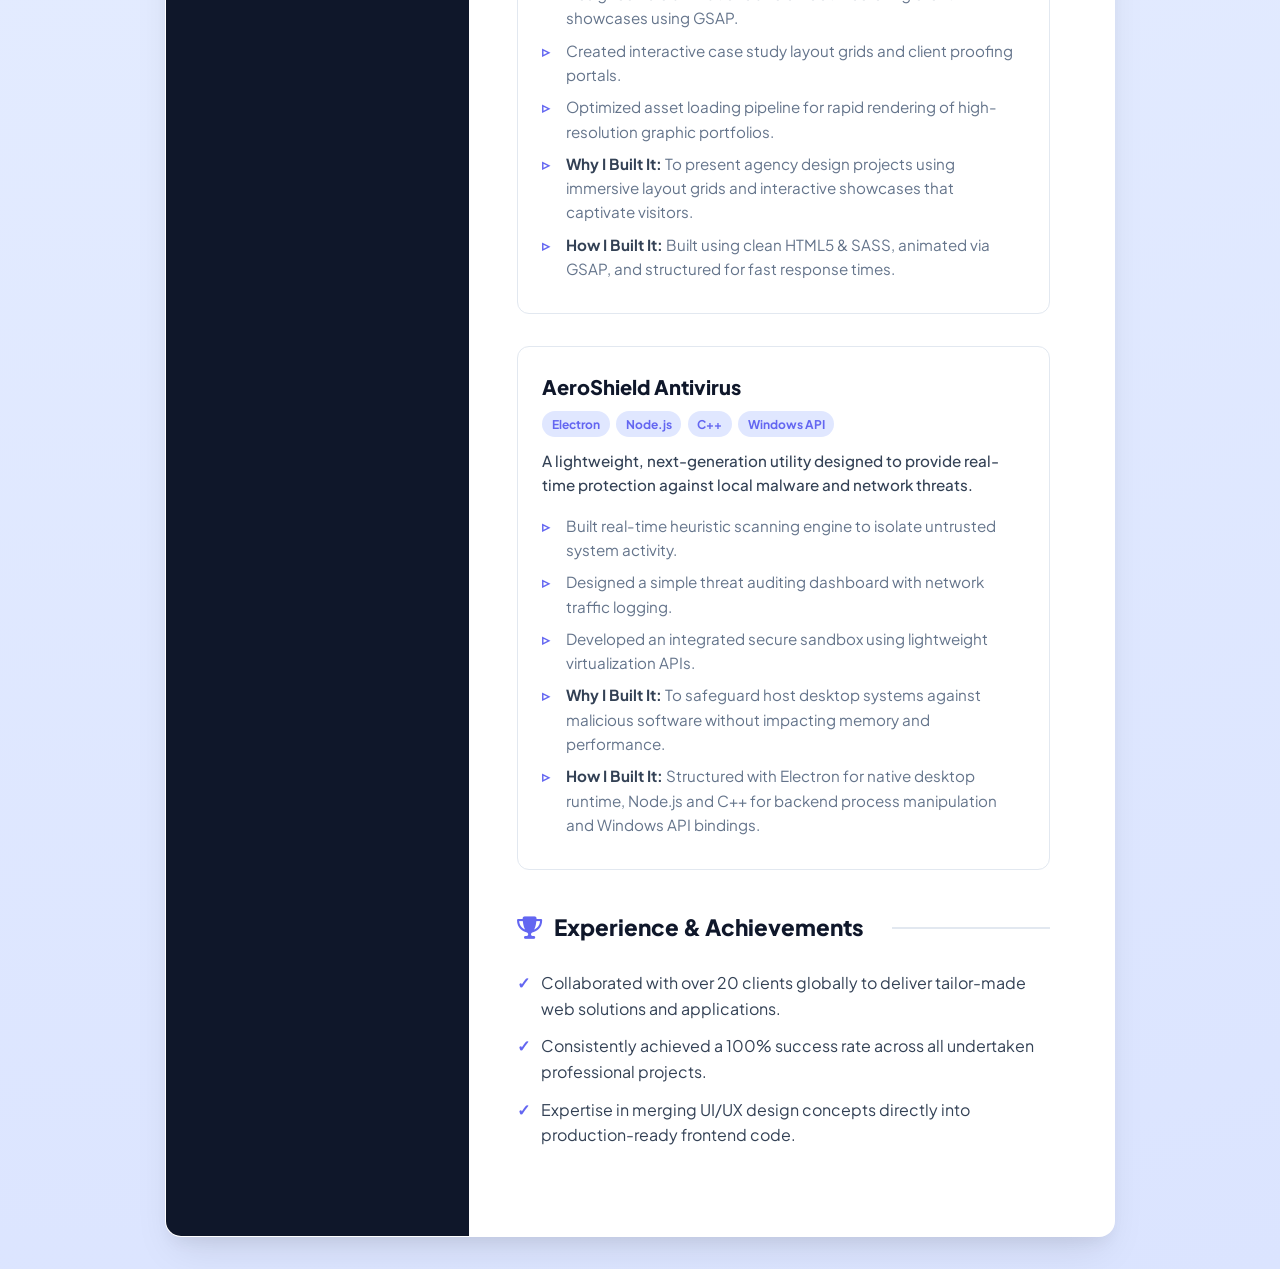
<file: Vishal_CV.html>
<!DOCTYPE html>
<html lang="en">
<head>
    <meta charset="UTF-8">
    <meta name="viewport" content="width=device-width, initial-scale=1.0">
    <title>Vishal - Resume / CV</title>
    <link href="https://fonts.googleapis.com/css2?family=Plus+Jakarta+Sans:wght@300;400;500;600;700;800&display=swap" rel="stylesheet">
    <link rel="stylesheet" href="https://cdnjs.cloudflare.com/ajax/libs/font-awesome/6.4.0/css/all.min.css">
    <style>
        :root {
            --primary: #0f172a;
            --secondary: #334155;
            --accent: #6366f1;
            --accent-light: #e0e7ff;
            --bg-body: #f8fafc;
            --bg-card: #ffffff;
            --text-main: #0f172a;
            --text-light: #64748b;
            --border: #e2e8f0;
        }

        * {
            margin: 0;
            padding: 0;
            box-sizing: border-box;
        }

        body {
            font-family: 'Plus Jakarta Sans', sans-serif;
            background-color: var(--bg-body);
            color: var(--text-main);
            line-height: 1.6;
            padding: 2rem;
            background-image: radial-gradient(circle at 10% 20%, rgb(239, 246, 255) 0%, rgb(219, 228, 255) 100%);
        }

        .cv-container {
            max-width: 950px;
            margin: 0 auto;
            background: var(--bg-card);
            box-shadow: 0 20px 40px -10px rgba(0,0,0,0.1), 0 10px 15px -5px rgba(0,0,0,0.05);
            border-radius: 16px;
            position: relative;
            display: flex;
            overflow: hidden;
            border: 1px solid rgba(255,255,255,0.5);
        }

        .download-btn {
            position: absolute;
            top: 2rem;
            right: 2rem;
            background: linear-gradient(135deg, #6366f1 0%, #a855f7 100%);
            color: white;
            padding: 0.6rem 1.2rem;
            border-radius: 8px;
            text-decoration: none;
            font-weight: 600;
            display: flex;
            align-items: center;
            gap: 0.5rem;
            transition: all 0.3s ease;
            box-shadow: 0 4px 6px -1px rgba(99, 102, 241, 0.4);
            z-index: 10;
        }

        .download-btn:hover {
            transform: translateY(-2px);
            box-shadow: 0 6px 12px -2px rgba(99, 102, 241, 0.5);
        }

        /* Sidebar */
        .sidebar {
            width: 32%;
            background-color: var(--primary);
            color: white;
            padding: 3rem 2rem;
        }

        .sidebar h1 {
            font-size: 2.4rem;
            font-weight: 800;
            line-height: 1.1;
            margin-bottom: 0.5rem;
            color: white;
        }

        .sidebar h2 {
            font-size: 1.1rem;
            font-weight: 400;
            color: #94a3b8;
            margin-bottom: 2.5rem;
            letter-spacing: 0.5px;
        }

        .contact-list {
            list-style: none;
            margin-bottom: 3rem;
        }

        .contact-list li {
            display: flex;
            align-items: center;
            gap: 1rem;
            margin-bottom: 1.2rem;
            font-size: 0.95rem;
            color: #cbd5e1;
        }

        .contact-list li i {
            color: var(--accent);
            font-size: 1.2rem;
            width: 20px;
            text-align: center;
        }

        .contact-list a {
            color: #cbd5e1;
            text-decoration: none;
            transition: color 0.2s;
        }

        .contact-list a:hover {
            color: white;
        }

        .sidebar-section-title {
            font-size: 1.1rem;
            font-weight: 700;
            text-transform: uppercase;
            letter-spacing: 1px;
            margin-bottom: 1.5rem;
            color: white;
            border-bottom: 2px solid var(--accent);
            padding-bottom: 0.5rem;
            display: inline-block;
        }

        .skills-group {
            margin-bottom: 1.5rem;
        }

        .skills-group h4 {
            font-size: 0.9rem;
            color: #94a3b8;
            margin-bottom: 0.5rem;
            font-weight: 600;
        }

        .skill-tags {
            display: flex;
            flex-wrap: wrap;
            gap: 0.5rem;
        }

        .skill-tag {
            background-color: rgba(255, 255, 255, 0.1);
            color: #e2e8f0;
            padding: 0.3rem 0.6rem;
            border-radius: 4px;
            font-size: 0.8rem;
            font-weight: 500;
        }

        /* Main Content */
        .main-content {
            width: 68%;
            padding: 3rem 4rem 3rem 3rem;
            background: var(--bg-card);
        }

        section {
            margin-bottom: 2.5rem;
        }

        .section-title {
            font-size: 1.4rem;
            color: var(--primary);
            font-weight: 800;
            display: flex;
            align-items: center;
            gap: 0.75rem;
            margin-bottom: 1.5rem;
            position: relative;
        }

        .section-title i {
            color: var(--accent);
        }
        
        .section-title::after {
            content: '';
            height: 2px;
            flex: 1;
            background: var(--border);
            margin-left: 1rem;
        }

        .summary {
            font-size: 1rem;
            color: var(--secondary);
            line-height: 1.8;
            text-align: justify;
        }

        .project {
            margin-bottom: 2rem;
            background: #ffffff;
            border: 1px solid var(--border);
            border-radius: 12px;
            padding: 1.5rem;
            transition: transform 0.3s ease, box-shadow 0.3s ease;
        }

        .project:hover {
            transform: translateY(-3px);
            box-shadow: 0 10px 25px -5px rgba(0,0,0,0.05);
            border-color: var(--accent-light);
        }
        
        .project-header {
            display: flex;
            justify-content: space-between;
            align-items: flex-start;
            margin-bottom: 0.75rem;
            flex-wrap: wrap;
            gap: 0.5rem;
        }

        .project-title {
            font-size: 1.25rem;
            font-weight: 800;
            color: var(--primary);
        }

        .project-tech-badges {
            display: flex;
            flex-wrap: wrap;
            gap: 0.4rem;
        }
        
        .tech-badge {
            background: var(--accent-light);
            color: var(--accent);
            font-size: 0.75rem;
            padding: 0.2rem 0.6rem;
            border-radius: 20px;
            font-weight: 700;
        }

        .project-desc {
            color: var(--secondary);
            font-size: 0.95rem;
            margin-bottom: 1rem;
            font-weight: 500;
        }

        .project-features {
            list-style-type: none;
        }

        .project-features li {
            position: relative;
            padding-left: 1.5rem;
            margin-bottom: 0.5rem;
            font-size: 0.95rem;
            color: var(--text-light);
        }

        .project-features li::before {
            content: '▹';
            position: absolute;
            left: 0;
            color: var(--accent);
            font-weight: bold;
        }

        .project-features li strong {
            color: var(--secondary);
        }

        .experience-list {
            list-style-type: none;
        }

        .experience-list li {
            position: relative;
            padding-left: 1.5rem;
            margin-bottom: 0.75rem;
            font-size: 1rem;
            color: var(--secondary);
        }

        .experience-list li::before {
            content: '✓';
            position: absolute;
            left: 0;
            color: var(--accent);
            font-weight: bold;
        }

        /* Responsive */
        @media (max-width: 800px) {
            .cv-container {
                flex-direction: column;
            }
            .sidebar, .main-content {
                width: 100%;
                padding: 2rem;
            }
        }

        /* Print Media Query */
        @media print {
            body {
                background: white;
                padding: 0;
            }
            .cv-container {
                box-shadow: none;
                border: none;
                max-width: 100%;
                border-radius: 0;
            }
            .download-btn {
                display: none;
            }
            .sidebar {
                padding: 2rem;
                -webkit-print-color-adjust: exact;
                print-color-adjust: exact;
            }
            .main-content {
                padding: 2rem;
            }
            .project {
                box-shadow: none;
                border: 1px solid #ddd;
                break-inside: avoid;
            }
        }
    </style>
</head>
<body>

    <div class="cv-container">
        <a href="#" class="download-btn" onclick="window.print(); return false;">
            <i class="fa-solid fa-print"></i> Print / Save PDF
        </a>

        <!-- Sidebar -->
        <aside class="sidebar">
            <h1>Vishal</h1>
            <h2>Creative Developer & Designer</h2>
            
            <ul class="contact-list">
                <li><i class="fa-solid fa-envelope"></i> <a href="mailto:vishalsaini224500@gmail.com">vishalsaini224500@gmail.com</a></li>
                <li><i class="fa-solid fa-phone"></i> +91 7027735320</li>
                <li><i class="fa-solid fa-location-dot"></i> Haryana, India</li>
                <li><i class="fa-brands fa-github"></i> <a href="https://github.com/vishaldeveloper224">vishaldeveloper224</a></li>
            </ul>

            <h3 class="sidebar-section-title">Technical Skills</h3>
            
            <div class="skills-group">
                <h4>Frontend Development</h4>
                <div class="skill-tags">
                    <span class="skill-tag">HTML5 / CSS3</span>
                    <span class="skill-tag">JavaScript (ES6+)</span>
                    <span class="skill-tag">React.js</span>
                    <span class="skill-tag">Next.js</span>
                    <span class="skill-tag">Vue.js</span>
                    <span class="skill-tag">TailwindCSS</span>
                    <span class="skill-tag">SASS</span>
                </div>
            </div>
            
            <div class="skills-group">
                <h4>Backend Engineering</h4>
                <div class="skill-tags">
                    <span class="skill-tag">Node.js</span>
                    <span class="skill-tag">Express</span>
                    <span class="skill-tag">RESTful APIs</span>
                    <span class="skill-tag">GraphQL</span>
                    <span class="skill-tag">Python</span>
                </div>
            </div>

            <div class="skills-group">
                <h4>Databases</h4>
                <div class="skill-tags">
                    <span class="skill-tag">MongoDB</span>
                    <span class="skill-tag">PostgreSQL</span>
                    <span class="skill-tag">Firebase</span>
                </div>
            </div>

            <div class="skills-group">
                <h4>Tools & Methodologies</h4>
                <div class="skill-tags">
                    <span class="skill-tag">Git</span>
                    <span class="skill-tag">Figma UI/UX</span>
                    <span class="skill-tag">AWS S3</span>
                    <span class="skill-tag">SEO</span>
                    <span class="skill-tag">LangChain</span>
                </div>
            </div>
        </aside>

        <!-- Main Content -->
        <main class="main-content">
            <section>
                <h3 class="section-title"><i class="fa-solid fa-user"></i> Professional Summary</h3>
                <p class="summary">
                    A highly skilled Creative Developer and Designer with over 3 years of experience building scalable, real-world web applications. Proven track record of combining modern design aesthetics with functional brilliance. Passionate about creating responsive, fast, and secure digital products with clean and maintainable code. Successfully delivered 30+ major projects with a 100% success rate, ensuring high client satisfaction.
                </p>
            </section>

            <section>
                <h3 class="section-title"><i class="fa-solid fa-laptop-code"></i> Key Projects</h3>
                
                <div class="project">
                    <div class="project-header">
                        <div class="project-title">Aerox AI</div>
                        <div class="project-tech-badges">
                            <span class="tech-badge">Python</span>
                            <span class="tech-badge">Node.js</span>
                            <span class="tech-badge">React</span>
                            <span class="tech-badge">LangChain</span>
                        </div>
                    </div>
                    <p class="project-desc">An intelligent AI agent capable of automating complex workflows and providing smart assistance.</p>
                    <ul class="project-features">
                        <li>Developed an autonomous task execution and orchestration system.</li>
                        <li>Built a context-aware conversational interface for seamless human-computer interaction.</li>
                        <li>Integrated third-party APIs for extended functionality and real-time data processing.</li>
                        <li><strong>Why I Built It:</strong> To automate complex workflows and reduce manual effort in multi-step business processes.</li>
                        <li><strong>How I Built It:</strong> Leveraged LangChain and OpenAI API for logic orchestration, built the backend in Node.js & Python, and created a responsive React interface.</li>
                    </ul>
                </div>

                <div class="project">
                    <div class="project-header">
                        <div class="project-title">Indora Pay</div>
                        <div class="project-tech-badges">
                            <span class="tech-badge">React</span>
                            <span class="tech-badge">Next.js</span>
                            <span class="tech-badge">Node.js</span>
                            <span class="tech-badge">PostgreSQL</span>
                        </div>
                    </div>
                    <p class="project-desc">A secure and seamless payment solution platform tailored for modern businesses.</p>
                    <ul class="project-features">
                        <li>Implemented end-to-end encrypted payment processing with high security standards.</li>
                        <li>Designed a real-time merchant dashboard for multi-currency financial analytics.</li>
                        <li>Developed a developer-friendly REST API for custom client integrations.</li>
                        <li><strong>Why I Built It:</strong> To provide a highly secure and trustworthy payment solution tailored for modern businesses needing global compliance.</li>
                        <li><strong>How I Built It:</strong> Integrated Stripe API for transactions, used PostgreSQL for reliable data storage, and built the platform using React and Next.js for high performance.</li>
                    </ul>
                </div>

                <div class="project">
                    <div class="project-header">
                        <div class="project-title">Digital Marketplace</div>
                        <div class="project-tech-badges">
                            <span class="tech-badge">Vue.js</span>
                            <span class="tech-badge">Express</span>
                            <span class="tech-badge">MongoDB</span>
                            <span class="tech-badge">AWS S3</span>
                        </div>
                    </div>
                    <p class="project-desc">A comprehensive web platform dedicated to buying and selling digital assets seamlessly.</p>
                    <ul class="project-features">
                        <li>Created an instant digital product delivery system with secure and scalable file hosting.</li>
                        <li>Built creator dashboards for tracking sales and managing products.</li>
                        <li>Integrated advanced search and filtering capabilities for an optimized user experience.</li>
                        <li><strong>Why I Built It:</strong> To bridge the gap between creators and buyers with a frictionless environment for seamless digital asset delivery.</li>
                        <li><strong>How I Built It:</strong> Developed using Vue.js for a reactive UI, Express & MongoDB for scalable data management, and AWS S3 for secure file hosting.</li>
                    </ul>
                </div>


                <div class="project">
                    <div class="project-header">
                        <div class="project-title">Aerox Trade AI</div>
                        <div class="project-tech-badges">
                            <span class="tech-badge">React</span>
                            <span class="tech-badge">Python</span>
                            <span class="tech-badge">TensorFlow</span>
                            <span class="tech-badge">FastAPI</span>
                            <span class="tech-badge">Pandas</span>
                        </div>
                    </div>
                    <p class="project-desc">An intelligent algorithmic trading platform that analyzes live market feeds to perform automated trade execution.</p>
                    <ul class="project-features">
                        <li>Developed deep reinforcement learning trading algorithms and real-time market data ingestion.</li>
                        <li>Designed a backtesting strategy engine with comprehensive metrics logs and risk index evaluation.</li>
                        <li>Implemented automated risk mitigation and stop-loss execution controls.</li>
                        <li><strong>Why I Built It:</strong> To forecast financial trends and execute high-frequency automated trades securely.</li>
                        <li><strong>How I Built It:</strong> Backend constructed using Python and FastAPI, ML models powered by TensorFlow, and visualization frontend designed in React.</li>
                    </ul>
                </div>

                <div class="project">
                    <div class="project-header">
                        <div class="project-title">Aerox Translator</div>
                        <div class="project-tech-badges">
                            <span class="tech-badge">React Native</span>
                            <span class="tech-badge">Python</span>
                            <span class="tech-badge">PyTorch</span>
                            <span class="tech-badge">FastAPI</span>
                            <span class="tech-badge">SQLite</span>
                        </div>
                    </div>
                    <p class="project-desc">A cross-platform utility that leverages compact deep-learning translation models for secure, offline speech and text translation.</p>
                    <ul class="project-features">
                        <li>Implemented localized offline translation for 50+ languages with low-latency speech recognition.</li>
                        <li>Developed camera-based OCR translation for scanning documents in real time.</li>
                        <li>Created an interactive conversation mode for seamless bilingual communication.</li>
                        <li><strong>Why I Built It:</strong> To facilitate instant, private communication across languages without requiring internet access.</li>
                        <li><strong>How I Built It:</strong> Developed natively via React Native, connected to a FastAPI local Python engine, using PyTorch models for translation.</li>
                    </ul>
                </div>

                <div class="project">
                    <div class="project-header">
                        <div class="project-title">Aerox Studio</div>
                        <div class="project-tech-badges">
                            <span class="tech-badge">HTML5</span>
                            <span class="tech-badge">SASS</span>
                            <span class="tech-badge">GSAP</span>
                            <span class="tech-badge">JavaScript (ES6+)</span>
                        </div>
                    </div>
                    <p class="project-desc">A premium website and collaborative showcase platform built for design-forward agencies.</p>
                    <ul class="project-features">
                        <li>Designed fluid animations and smooth-scrolling client showcases using GSAP.</li>
                        <li>Created interactive case study layout grids and client proofing portals.</li>
                        <li>Optimized asset loading pipeline for rapid rendering of high-resolution graphic portfolios.</li>
                        <li><strong>Why I Built It:</strong> To present agency design projects using immersive layout grids and interactive showcases that captivate visitors.</li>
                        <li><strong>How I Built It:</strong> Built using clean HTML5 & SASS, animated via GSAP, and structured for fast response times.</li>
                    </ul>
                </div>

                <div class="project">
                    <div class="project-header">
                        <div class="project-title">AeroShield Antivirus</div>
                        <div class="project-tech-badges">
                            <span class="tech-badge">Electron</span>
                            <span class="tech-badge">Node.js</span>
                            <span class="tech-badge">C++</span>
                            <span class="tech-badge">Windows API</span>
                        </div>
                    </div>
                    <p class="project-desc">A lightweight, next-generation utility designed to provide real-time protection against local malware and network threats.</p>
                    <ul class="project-features">
                        <li>Built real-time heuristic scanning engine to isolate untrusted system activity.</li>
                        <li>Designed a simple threat auditing dashboard with network traffic logging.</li>
                        <li>Developed an integrated secure sandbox using lightweight virtualization APIs.</li>
                        <li><strong>Why I Built It:</strong> To safeguard host desktop systems against malicious software without impacting memory and performance.</li>
                        <li><strong>How I Built It:</strong> Structured with Electron for native desktop runtime, Node.js and C++ for backend process manipulation and Windows API bindings.</li>
                    </ul>
                </div>

            </section>
            
            <section>
                <h3 class="section-title"><i class="fa-solid fa-trophy"></i> Experience & Achievements</h3>
                <ul class="experience-list">
                    <li>Collaborated with over 20 clients globally to deliver tailor-made web solutions and applications.</li>
                    <li>Consistently achieved a 100% success rate across all undertaken professional projects.</li>
                    <li>Expertise in merging UI/UX design concepts directly into production-ready frontend code.</li>
                </ul>
            </section>

        </main>
    </div>

</body>
</html>
</file>
<file: style.css>
:root {
    --bg-primary: #ffffff;
    --bg-secondary: #f9fafb;
    --bg-tertiary: #f3f4f6;
    --accent: #111827;
    --accent-hover: #374151;
    --text-primary: #111827;
    --text-secondary: #4b5563;
    --text-muted: #9ca3af;
    --container-max: 1200px;
    --transition: all 0.3s cubic-bezier(0.4, 0, 0.2, 1);
    --border-radius: 16px;
}

* {
    margin: 0;
    padding: 0;
    box-sizing: border-box;
    scroll-behavior: smooth;
}

body {
    font-family: 'Plus Jakarta Sans', sans-serif;
    background-color: var(--bg-primary);
    color: var(--text-primary);
    line-height: 1.6;
    overflow-x: hidden;
}

/* Custom Scrollbar */
::-webkit-scrollbar {
    width: 10px;
}
::-webkit-scrollbar-track {
    background: var(--bg-primary);
}
::-webkit-scrollbar-thumb {
    background: var(--bg-tertiary);
    border-radius: 5px;
}
::-webkit-scrollbar-thumb:hover {
    background: var(--accent);
}

/* Utilities */
.container {
    max-width: var(--container-max);
    margin: 0 auto;
    padding: 0 2rem;
}

.section-padding {
    padding: 8rem 0 4rem 0;
}

.btn {
    display: inline-flex;
    align-items: center;
    gap: 0.5rem;
    padding: 0.8rem 1.8rem;
    border-radius: 50px;
    font-weight: 600;
    text-decoration: none;
    transition: var(--transition);
    cursor: pointer;
    font-size: 0.95rem;
}

.btn-primary {
    background-color: var(--accent);
    color: #ffffff;
    border: none;
}

.btn-primary:hover {
    background-color: var(--accent-hover);
    transform: translateY(-2px);
    box-shadow: 0 10px 20px rgba(0, 0, 0, 0.1);
}

.btn-secondary {
    background-color: transparent;
    color: var(--text-primary);
    border: 2px solid var(--bg-tertiary);
}

.btn-secondary:hover {
    background-color: var(--bg-tertiary);
    border-color: var(--text-muted);
    transform: translateY(-2px);
}

.section-title {
    font-size: 2.5rem;
    font-weight: 800;
    margin-bottom: 1rem;
    position: relative;
    display: inline-block;
}

.section-title span {
    color: var(--accent);
}

.section-subtitle {
    color: var(--text-secondary);
    font-size: 1.1rem;
    margin-bottom: 3.5rem;
    max-width: 600px;
}

/* Navigation */
header {
    position: fixed;
    top: 0;
    left: 0;
    width: 100%;
    z-index: 1000;
    transition: var(--transition);
    background-color: transparent;
    border-bottom: 1px solid transparent;
}

header.scrolled {
    background-color: rgba(255, 255, 255, 0.85);
    backdrop-filter: blur(12px);
    border-bottom: 1px solid rgba(0, 0, 0, 0.05);
    padding: 0.5rem 0;
}

.nav-container {
    display: flex;
    justify-content: space-between;
    align-items: center;
    height: 80px;
}

.logo {
    font-size: 1.5rem;
    font-weight: 800;
    color: var(--text-primary);
    text-decoration: none;
    display: flex;
    align-items: center;
    gap: 0.5rem;
}

.logo span {
    color: var(--accent);
}

.nav-links {
    display: flex;
    list-style: none;
    gap: 2.5rem;
    align-items: center;
}

.nav-links a {
    color: var(--text-secondary);
    text-decoration: none;
    font-weight: 500;
    transition: var(--transition);
    font-size: 0.95rem;
    position: relative;
}

.nav-links a:hover, .nav-links a.active {
    color: var(--text-primary);
}

.nav-links a::after {
    content: '';
    position: absolute;
    bottom: -5px;
    left: 0;
    width: 0;
    height: 2px;
    background-color: var(--accent);
    transition: var(--transition);
}

.nav-links a:hover::after, .nav-links a.active::after {
    width: 100%;
}

.menu-btn {
    display: none;
    font-size: 1.5rem;
    color: var(--text-primary);
    cursor: pointer;
}

/* Hero Section */
#home {
    min-height: 100vh;
    display: flex;
    align-items: center;
    position: relative;
    padding-top: 100px;
    background-image: 
        radial-gradient(circle at 10% 20%, rgba(0, 0, 0, 0.02) 0%, transparent 40%),
        radial-gradient(circle at 90% 80%, rgba(0, 0, 0, 0.01) 0%, transparent 40%);
}

.hero-grid {
    display: grid;
    grid-template-columns: 1.2fr 0.8fr;
    gap: 2rem;
    align-items: center;
}

.hero-content {
    z-index: 2;
}

.hero-tag {
    background-color: rgba(0, 0, 0, 0.05);
    color: var(--accent);
    padding: 0.5rem 1rem;
    border-radius: 50px;
    font-size: 0.85rem;
    font-weight: 600;
    display: inline-block;
    margin-bottom: 1.5rem;
    border: 1px solid rgba(0, 0, 0, 0.1);
}

.hero-content h1 {
    font-size: 4rem;
    font-weight: 800;
    line-height: 1.1;
    margin-bottom: 1.5rem;
}

.hero-content h1 span {
    color: var(--accent);
    position: relative;
}

.hero-content p {
    font-size: 1.2rem;
    color: var(--text-secondary);
    margin-bottom: 2.5rem;
    max-width: 580px;
}

.hero-cta {
    display: flex;
    gap: 1rem;
    align-items: center;
}

.hero-image-container {
    position: relative;
    display: flex;
    justify-content: center;
    align-items: center;
}

.hero-blob {
    width: 350px;
    height: 350px;
    background: var(--bg-tertiary);
    border-radius: 60% 40% 30% 70% / 60% 30% 70% 40%;
    animation: morph 8s ease-in-out infinite alternate;
    position: relative;
    overflow: hidden;
    box-shadow: 0 20px 40px rgba(0, 0, 0, 0.1);
}

.hero-blob img {
    width: 100%;
    height: 100%;
    object-fit: cover;
    transform: scale(1.05);
}

@keyframes morph {
    0% { border-radius: 60% 40% 30% 70% / 60% 30% 70% 40%; }
    50% { border-radius: 30% 60% 70% 40% / 50% 60% 30% 60%; }
    100% { border-radius: 60% 40% 30% 70% / 60% 30% 70% 40%; }
}

/* About Section */
#about {
    background-color: transparent;
}

.about-grid {
    display: grid;
    grid-template-columns: 1fr 1.2fr;
    gap: 4rem;
    align-items: center;
}

.about-stats {
    display: grid;
    grid-template-columns: repeat(2, 1fr);
    gap: 1.5rem;
}

.stat-card {
    background-color: var(--bg-tertiary);
    padding: 2rem;
    border-radius: var(--border-radius);
    border: 1px solid rgba(0, 0, 0, 0.05);
    text-align: center;
    transition: var(--transition);
}

.stat-card:hover {
    transform: translateY(-5px);
    border-color: rgba(0, 0, 0, 0.1);
}

.stat-number {
    font-size: 2.5rem;
    font-weight: 800;
    color: var(--accent);
    margin-bottom: 0.5rem;
    display: block;
}

.stat-label {
    font-size: 0.9rem;
    color: var(--text-secondary);
    font-weight: 500;
}

.about-content p {
    color: var(--text-secondary);
    margin-bottom: 1.5rem;
    font-size: 1.05rem;
}

/* Skills Section */
.skills-grid {
    display: grid;
    grid-template-columns: repeat(auto-fill, minmax(280px, 1fr));
    gap: 2rem;
}

.skill-category {
    background-color: var(--bg-secondary);
    padding: 2.5rem;
    border-radius: var(--border-radius);
    border: 1px solid rgba(0, 0, 0, 0.05);
    transition: var(--transition);
}

.skill-category:hover {
    transform: translateY(-5px);
    background-color: var(--bg-tertiary);
}

.skill-category h3 {
    font-size: 1.3rem;
    font-weight: 700;
    margin-bottom: 1.5rem;
    display: flex;
    align-items: center;
    gap: 0.75rem;
    color: var(--accent);
}

.skill-list {
    list-style: none;
}

.skill-item {
    margin-bottom: 1.25rem;
}

.skill-item:last-child {
    margin-bottom: 0;
}

.skill-info {
    display: flex;
    justify-content: space-between;
    font-size: 0.95rem;
    font-weight: 500;
    margin-bottom: 0.5rem;
}

.skill-name {
    color: var(--text-primary);
}

.skill-percentage {
    color: var(--text-secondary);
}

.skill-bar {
    height: 8px;
    background-color: rgba(0, 0, 0, 0.05);
    border-radius: 4px;
    overflow: hidden;
}

.skill-progress {
    height: 100%;
    background-color: var(--accent);
    border-radius: 4px;
    width: 0; /* Dynamic injection with JS */
    transition: width 1.5s cubic-bezier(0.4, 0, 0.2, 1);
}

/* Projects Section */
#projects {
    background-color: transparent;
}

.project-filter {
    display: flex;
    gap: 1rem;
    margin-bottom: 3rem;
    flex-wrap: wrap;
}

.filter-btn {
    background-color: var(--bg-tertiary);
    color: var(--text-secondary);
    border: none;
    padding: 0.6rem 1.4rem;
    border-radius: 50px;
    font-size: 0.9rem;
    font-weight: 600;
    cursor: pointer;
    transition: var(--transition);
}

.filter-btn:hover, .filter-btn.active {
    background-color: var(--accent);
    color: white;
}

.projects-slider-wrapper {
    position: relative;
    padding: 0;
}

.projects-grid {
    display: grid;
    grid-template-columns: repeat(3, 1fr);
    gap: 2rem;
    padding-bottom: 2rem;
    padding-top: 1rem;
}

.projects-grid::-webkit-scrollbar {
    display: none;
}

.slider-arrow {
    display: none; /* Hide slider arrows */
}

.project-card {
    width: 100%;
    background-color: var(--bg-primary);
    border-radius: var(--border-radius);
    overflow: hidden;
    border: 1px solid rgba(0, 0, 0, 0.05);
    transition: var(--transition);
    display: flex;
    flex-direction: column;
    position: relative;
}

/* Floating Status Badges */
.project-status-badge {
    position: absolute;
    top: 14px;
    right: 14px;
    z-index: 5;
    display: inline-flex;
    align-items: center;
    gap: 6px;
    padding: 5px 12px;
    border-radius: 50px;
    font-size: 0.72rem;
    font-weight: 700;
    letter-spacing: 0.5px;
    text-transform: uppercase;
    backdrop-filter: blur(12px);
    -webkit-backdrop-filter: blur(12px);
    box-shadow: 0 4px 15px rgba(0, 0, 0, 0.12);
    transition: var(--transition);
    user-select: none;
}

.project-status-badge.status-improving {
    background: rgba(245, 158, 11, 0.15);
    color: #d97706;
    border: 1px solid rgba(245, 158, 11, 0.35);
}

.project-status-badge.status-improving i {
    color: #f59e0b;
    animation: spin 4s linear infinite;
}

.project-status-badge.status-in-working {
    background: rgba(59, 130, 246, 0.15);
    color: #2563eb;
    border: 1px solid rgba(59, 130, 246, 0.35);
}

.project-status-badge.status-in-working i {
    color: #3b82f6;
    animation: pulseGlow 2s ease-in-out infinite;
}

.project-status-badge.status-complete {
    background: rgba(16, 185, 129, 0.15);
    color: #059669;
    border: 1px solid rgba(16, 185, 129, 0.35);
}

.project-status-badge.status-complete i {
    color: #10b981;
}

@keyframes spin {
    100% { transform: rotate(360deg); }
}

@keyframes pulseGlow {
    0%, 100% { transform: scale(1); opacity: 1; }
    50% { transform: scale(1.15); opacity: 0.75; }
}

.project-card:hover .project-status-badge {
    transform: translateY(-2px);
    box-shadow: 0 6px 18px rgba(0, 0, 0, 0.18);
}

.project-img {
    position: relative;
    width: 100%;
    overflow: hidden;
    background-color: var(--bg-tertiary);
}

.project-img img {
    width: 100%;
    height: auto;
    display: block;
    transition: var(--transition);
}

.project-card:hover .project-img img {
    transform: scale(1.05);
}

.project-overlay {
    position: absolute;
    top: 0;
    left: 0;
    width: 100%;
    height: 100%;
    background-color: rgba(255, 255, 255, 0.9);
    display: flex;
    align-items: center;
    justify-content: center;
    gap: 1rem;
    opacity: 0;
    transition: var(--transition);
}

.project-card:hover .project-overlay {
    opacity: 1;
}

.project-overlay-btn {
    width: 45px;
    height: 45px;
    background-color: var(--accent);
    color: white;
    border-radius: 50%;
    display: flex;
    align-items: center;
    justify-content: center;
    text-decoration: none;
    transition: var(--transition);
}

.project-overlay-btn:hover {
    transform: scale(1.1);
    background-color: var(--accent-hover);
}

.project-info {
    padding: 2rem;
    flex-grow: 1;
    display: flex;
    flex-direction: column;
}

.project-tags {
    display: flex;
    gap: 0.5rem;
    margin-bottom: 0.75rem;
    flex-wrap: wrap;
}

.project-tag {
    font-size: 0.75rem;
    color: var(--accent);
    font-weight: 600;
    text-transform: uppercase;
}

.project-info h3 {
    font-size: 1.3rem;
    font-weight: 700;
    margin-bottom: 0.75rem;
    color: var(--text-primary);
}

.project-info p {
    color: var(--text-secondary);
    font-size: 0.95rem;
    margin-bottom: 1.5rem;
    line-height: 1.5;
}

.project-links {
    display: flex;
    flex-wrap: wrap;
    gap: 0.5rem;
    margin-top: auto;
    align-items: center;
}

.project-link {
    text-decoration: none;
    color: var(--text-primary);
    font-weight: 600;
    font-size: 0.8rem;
    display: inline-flex;
    align-items: center;
    gap: 0.4rem;
    padding: 0.4rem 0.9rem;
    border: 1.5px solid rgba(17, 24, 39, 0.15);
    border-radius: 30px;
    transition: var(--transition);
    white-space: nowrap;
}

.project-link:hover {
    color: #ffffff !important;
    background-color: var(--accent);
    border-color: var(--accent);
    transform: translateY(-2px);
    box-shadow: 0 5px 15px rgba(0, 0, 0, 0.1);
}

/* Contact Section */
.contact-grid {
    display: grid;
    grid-template-columns: 0.8fr 1.2fr;
    gap: 4rem;
}

.contact-info {
    display: flex;
    flex-direction: column;
    gap: 2.5rem;
}

.contact-card {
    display: flex;
    gap: 1.5rem;
    align-items: center;
}

.contact-icon {
    width: 60px;
    height: 60px;
    background-color: var(--bg-secondary);
    color: var(--accent);
    border-radius: var(--border-radius);
    display: flex;
    align-items: center;
    justify-content: center;
    font-size: 1.5rem;
    border: 1px solid rgba(0, 0, 0, 0.05);
}

.contact-text h4 {
    font-size: 1.1rem;
    font-weight: 700;
    margin-bottom: 0.25rem;
}

.contact-text p {
    color: var(--text-secondary);
    font-size: 0.95rem;
}

.social-links {
    display: flex;
    gap: 1rem;
    margin-top: 1rem;
}

.social-icon {
    width: 45px;
    height: 45px;
    background-color: var(--bg-secondary);
    color: var(--text-secondary);
    border-radius: 50%;
    display: flex;
    align-items: center;
    justify-content: center;
    font-size: 1.1rem;
    text-decoration: none;
    transition: var(--transition);
    border: 1px solid rgba(0, 0, 0, 0.05);
}

.social-icon:hover {
    color: white;
    background-color: var(--accent);
    transform: translateY(-3px);
}

.contact-form {
    background-color: var(--bg-secondary);
    padding: 3rem;
    border-radius: var(--border-radius);
    border: 1px solid rgba(0, 0, 0, 0.05);
}

.form-grid {
    display: grid;
    grid-template-columns: repeat(2, 1fr);
    gap: 1.5rem;
    margin-bottom: 1.5rem;
}

.form-group {
    display: flex;
    flex-direction: column;
    gap: 0.5rem;
}

.form-group-full {
    grid-column: span 2;
}

.form-group label {
    font-size: 0.9rem;
    font-weight: 600;
    color: var(--text-secondary);
}

.form-group input, .form-group textarea {
    background-color: var(--bg-primary);
    border: 1px solid var(--bg-tertiary);
    padding: 1rem;
    border-radius: 8px;
    color: var(--text-primary);
    font-family: inherit;
    font-size: 0.95rem;
    transition: var(--transition);
    width: 100%;
}

.form-group input:focus, .form-group textarea:focus {
    outline: none;
    border-color: var(--accent);
    box-shadow: 0 0 0 3px rgba(0, 0, 0, 0.05);
}

.form-group textarea {
    resize: vertical;
    min-height: 150px;
}

/* Footer */
footer {
    position: relative;
    z-index: 10;
    background-color: var(--bg-primary);
    padding: 5rem 0 0 0;
    border-top: 1px solid rgba(0, 0, 0, 0.05);
}

.footer-grid {
    display: grid;
    grid-template-columns: 2fr 1fr 1fr;
    gap: 4rem;
    margin-bottom: 4rem;
}

.footer-brand p {
    color: var(--text-secondary);
    font-size: 0.95rem;
    margin: 1.5rem 0;
    max-width: 350px;
    line-height: 1.6;
}

.footer-socials {
    display: flex;
    gap: 1rem;
}

.footer-links h4 {
    font-size: 1.1rem;
    font-weight: 700;
    margin-bottom: 1.5rem;
    color: var(--text-primary);
}

.footer-links ul {
    list-style: none;
}

.footer-links li {
    margin-bottom: 0.75rem;
}

.footer-links a {
    color: var(--text-secondary);
    text-decoration: none;
    font-size: 0.95rem;
    transition: var(--transition);
}

.footer-links a:hover {
    color: var(--accent);
    padding-left: 5px;
}

.footer-bottom {
    border-top: 1px solid rgba(0, 0, 0, 0.05);
    padding: 2rem 0;
}

.footer-bottom .container {
    display: flex;
    justify-content: space-between;
    align-items: center;
    flex-wrap: wrap;
    gap: 1rem;
}

.footer-bottom p {
    color: var(--text-muted);
    font-size: 0.9rem;
    margin: 0;
}

/* Responsiveness */
@media (max-width: 1024px) {
    .hero-content h1 {
        font-size: 3.2rem;
    }
    .about-grid, .contact-grid {
        grid-template-columns: 1fr;
        gap: 3rem;
    }
    .about-grid {
        display: flex;
        flex-direction: column-reverse;
    }
    .projects-grid {
        grid-template-columns: repeat(2, 1fr);
    }
}

@media (max-width: 768px) {
    .section-padding {
        padding: 6rem 0 3rem 0;
    }
    .hero-grid {
        grid-template-columns: 1fr;
        text-align: center;
        gap: 3rem;
    }
    .hero-content {
        display: flex;
        flex-direction: column;
        align-items: center;
    }
    .projects-grid {
        grid-template-columns: 1fr;
    }
    .hero-cta {
        justify-content: center;
    }
    .menu-btn {
        display: block;
    }
    .nav-links {
        position: fixed;
        top: 80px;
        left: -100%;
        width: 100%;
        height: calc(100vh - 80px);
        background-color: var(--bg-primary);
        flex-direction: column;
        gap: 2rem;
        padding-top: 3rem;
        transition: var(--transition);
        border-top: 1px solid rgba(0, 0, 0, 0.05);
    }
    .nav-links.active {
        left: 0;
    }
    .form-grid {
        grid-template-columns: 1fr;
    }
    .form-group-full {
        grid-column: span 1;
    }
    .contact-form {
        padding: 2rem;
    }
}

@media (max-width: 480px) {
    .hero-content h1 {
        font-size: 2.5rem;
    }
    .hero-cta {
        flex-direction: column;
        width: 100%;
    }
    .hero-cta .btn {
        width: 100%;
        justify-content: center;
    }
    .section-title {
        font-size: 2rem;
    }
}

/* Aesthetic Elements */
.bg-grid {
    position: absolute;
    top: 0;
    left: 0;
    width: 100%;
    height: 100%;
    background-size: 40px 40px;
    background-image: radial-gradient(circle at center, rgba(0,0,0,0.05) 1px, transparent 1px);
    z-index: 0;
    pointer-events: none;
}

.dec-circle {
    position: absolute;
    border-radius: 50%;
    background: linear-gradient(135deg, rgba(243, 244, 246, 1) 0%, rgba(229, 231, 235, 0.2) 100%);
    z-index: 0;
    pointer-events: none;
    animation: float 6s ease-in-out infinite;
}

.dec-1 { width: 300px; height: 300px; top: -100px; right: -50px; }
.dec-2 { width: 150px; height: 150px; bottom: 10%; left: -20px; animation-duration: 8s; }
.dec-3 { width: 200px; height: 200px; top: 20%; left: 5%; animation-duration: 7s; }

@keyframes float {
    0% { transform: translateY(0px); }
    50% { transform: translateY(-20px); }
    100% { transform: translateY(0px); }
}

.glass-badge {
    background: rgba(255, 255, 255, 0.7);
    backdrop-filter: blur(10px);
    border: 1px solid rgba(0, 0, 0, 0.05);
    padding: 0.5rem 1rem;
    border-radius: 50px;
    display: inline-flex;
    align-items: center;
    gap: 0.5rem;
    font-size: 0.85rem;
    font-weight: 600;
    color: var(--text-secondary);
    box-shadow: 0 4px 15px rgba(0, 0, 0, 0.02);
}

.hero-content, .hero-image-container, .container > * {
    position: relative;
    z-index: 2;
}

#home {
    overflow: hidden;
}

/* Global Effects & Animations */
body {
    position: relative;
}

/* Global Grid Background */
.global-grid {
    position: fixed;
    top: 0;
    left: 0;
    width: 100vw;
    height: 100vh;
    background-size: 40px 40px;
    background-image: radial-gradient(circle at center, rgba(0,0,0,0.05) 1px, transparent 1px);
    z-index: -2;
    pointer-events: none;
}

/* Additional Decorative Blobs */
.dec-4 { width: 400px; height: 400px; top: 10%; right: -150px; background: radial-gradient(circle, rgba(99, 102, 241, 0.03) 0%, transparent 70%); animation-duration: 10s; }
.dec-5 { width: 500px; height: 500px; bottom: 5%; left: -200px; background: radial-gradient(circle, rgba(168, 85, 247, 0.03) 0%, transparent 70%); animation-duration: 12s; }
.dec-6 { width: 300px; height: 300px; top: 40%; right: 10%; background: radial-gradient(circle, rgba(56, 189, 248, 0.03) 0%, transparent 70%); animation-duration: 8s; }

/* Scroll Reveal Classes */
.reveal {
    opacity: 0;
    transform: translateY(30px);
    transition: all 0.8s cubic-bezier(0.5, 0, 0, 1);
}

.reveal.active {
    opacity: 1;
    transform: translateY(0);
}

/* Add depth to sections */
section {
    position: relative;
    z-index: 1;
}

/* Details Page Image Slider & Gallery */
.details-image-section {
    width: 100%;
    margin-bottom: 4rem;
}

.details-slider-wrapper {
    position: relative;
    width: 100%;
    height: 520px;
    background: #0f172a;
    border-radius: 20px;
    overflow: hidden;
    box-shadow: 0 20px 40px -10px rgba(0,0,0,0.15);
    border: 1px solid rgba(255, 255, 255, 0.08);
}

.details-slider {
    display: flex;
    height: 100%;
    overflow-x: auto;
    scroll-snap-type: x mandatory;
    scroll-behavior: smooth;
    -ms-overflow-style: none;
    scrollbar-width: none;
    cursor: grab;
    user-select: none;
    touch-action: pan-y pinch-zoom;
}

.details-slider::-webkit-scrollbar {
    display: none;
}

.details-slide {
    flex: 0 0 100%;
    width: 100%;
    height: 100%;
    scroll-snap-align: center;
    scroll-snap-stop: always;
    display: flex;
    align-items: center;
    justify-content: center;
    background: #0b0f19;
    user-select: none;
}

.details-slide img {
    max-width: 100%;
    max-height: 100%;
    width: auto;
    height: auto;
    object-fit: contain;
    display: block;
}

.details-slider-arrow {
    position: absolute;
    top: 50%;
    transform: translateY(-50%);
    width: 48px;
    height: 48px;
    background-color: rgba(255, 255, 255, 0.85);
    backdrop-filter: blur(10px);
    border: 1px solid rgba(0,0,0,0.1);
    border-radius: 50%;
    display: flex;
    align-items: center;
    justify-content: center;
    cursor: pointer;
    z-index: 10;
    box-shadow: 0 6px 20px rgba(0,0,0,0.25);
    color: var(--text-primary);
    transition: all 0.3s cubic-bezier(0.4, 0, 0.2, 1);
    font-size: 1.1rem;
}

.details-slider-arrow:hover {
    background-color: var(--accent);
    color: white;
    transform: translateY(-50%) scale(1.1);
    box-shadow: 0 8px 25px rgba(99, 102, 241, 0.4);
}

.details-slider-wrapper .prev-arrow {
    left: 20px;
}

.details-slider-wrapper .next-arrow {
    right: 20px;
}

.details-slider-counter {
    position: absolute;
    top: 20px;
    right: 20px;
    background: rgba(15, 23, 42, 0.75);
    backdrop-filter: blur(8px);
    color: white;
    padding: 6px 14px;
    border-radius: 30px;
    font-size: 0.85rem;
    font-weight: 700;
    letter-spacing: 1px;
    border: 1px solid rgba(255, 255, 255, 0.1);
    z-index: 10;
}

.details-slider-dots {
    position: absolute;
    bottom: 20px;
    left: 50%;
    transform: translateX(-50%);
    display: flex;
    gap: 8px;
    z-index: 10;
    background: rgba(15, 23, 42, 0.6);
    backdrop-filter: blur(8px);
    padding: 8px 14px;
    border-radius: 30px;
    border: 1px solid rgba(255, 255, 255, 0.1);
}

.slider-dot {
    width: 10px;
    height: 10px;
    border-radius: 50%;
    background-color: rgba(255, 255, 255, 0.4);
    border: none;
    cursor: pointer;
    transition: all 0.3s ease;
}

.slider-dot.active {
    background-color: var(--accent);
    width: 26px;
    border-radius: 20px;
}

/* Thumbnail Gallery Grid */
.details-thumbs-wrapper {
    display: flex;
    gap: 12px;
    margin-top: 1.2rem;
    overflow-x: auto;
    padding: 6px 4px 10px;
    scrollbar-width: thin;
}

.details-thumbs-wrapper::-webkit-scrollbar {
    height: 6px;
}

.details-thumbs-wrapper::-webkit-scrollbar-thumb {
    background: rgba(0, 0, 0, 0.15);
    border-radius: 10px;
}

.thumb-btn {
    flex: 0 0 110px;
    height: 70px;
    border-radius: 10px;
    overflow: hidden;
    border: 2px solid transparent;
    padding: 0;
    background: var(--bg-tertiary);
    cursor: pointer;
    transition: all 0.25s ease;
    opacity: 0.6;
}

.thumb-btn img {
    width: 100%;
    height: 100%;
    object-fit: cover;
    display: block;
}

.thumb-btn:hover {
    opacity: 0.9;
    transform: translateY(-2px);
}

.thumb-btn.active {
    border-color: var(--accent);
    opacity: 1;
    box-shadow: 0 4px 12px rgba(99, 102, 241, 0.3);
    transform: scale(1.03);
}

@media (max-width: 768px) {
    .details-slider-wrapper {
        height: 320px;
    }
    .thumb-btn {
        flex: 0 0 80px;
        height: 55px;
    }
    .details-slider-arrow {
        width: 38px;
        height: 38px;
        font-size: 0.9rem;
    }
    .details-slider-wrapper .prev-arrow {
        left: 10px;
    }
    .details-slider-wrapper .next-arrow {
        right: 10px;
    }
}
</file>
